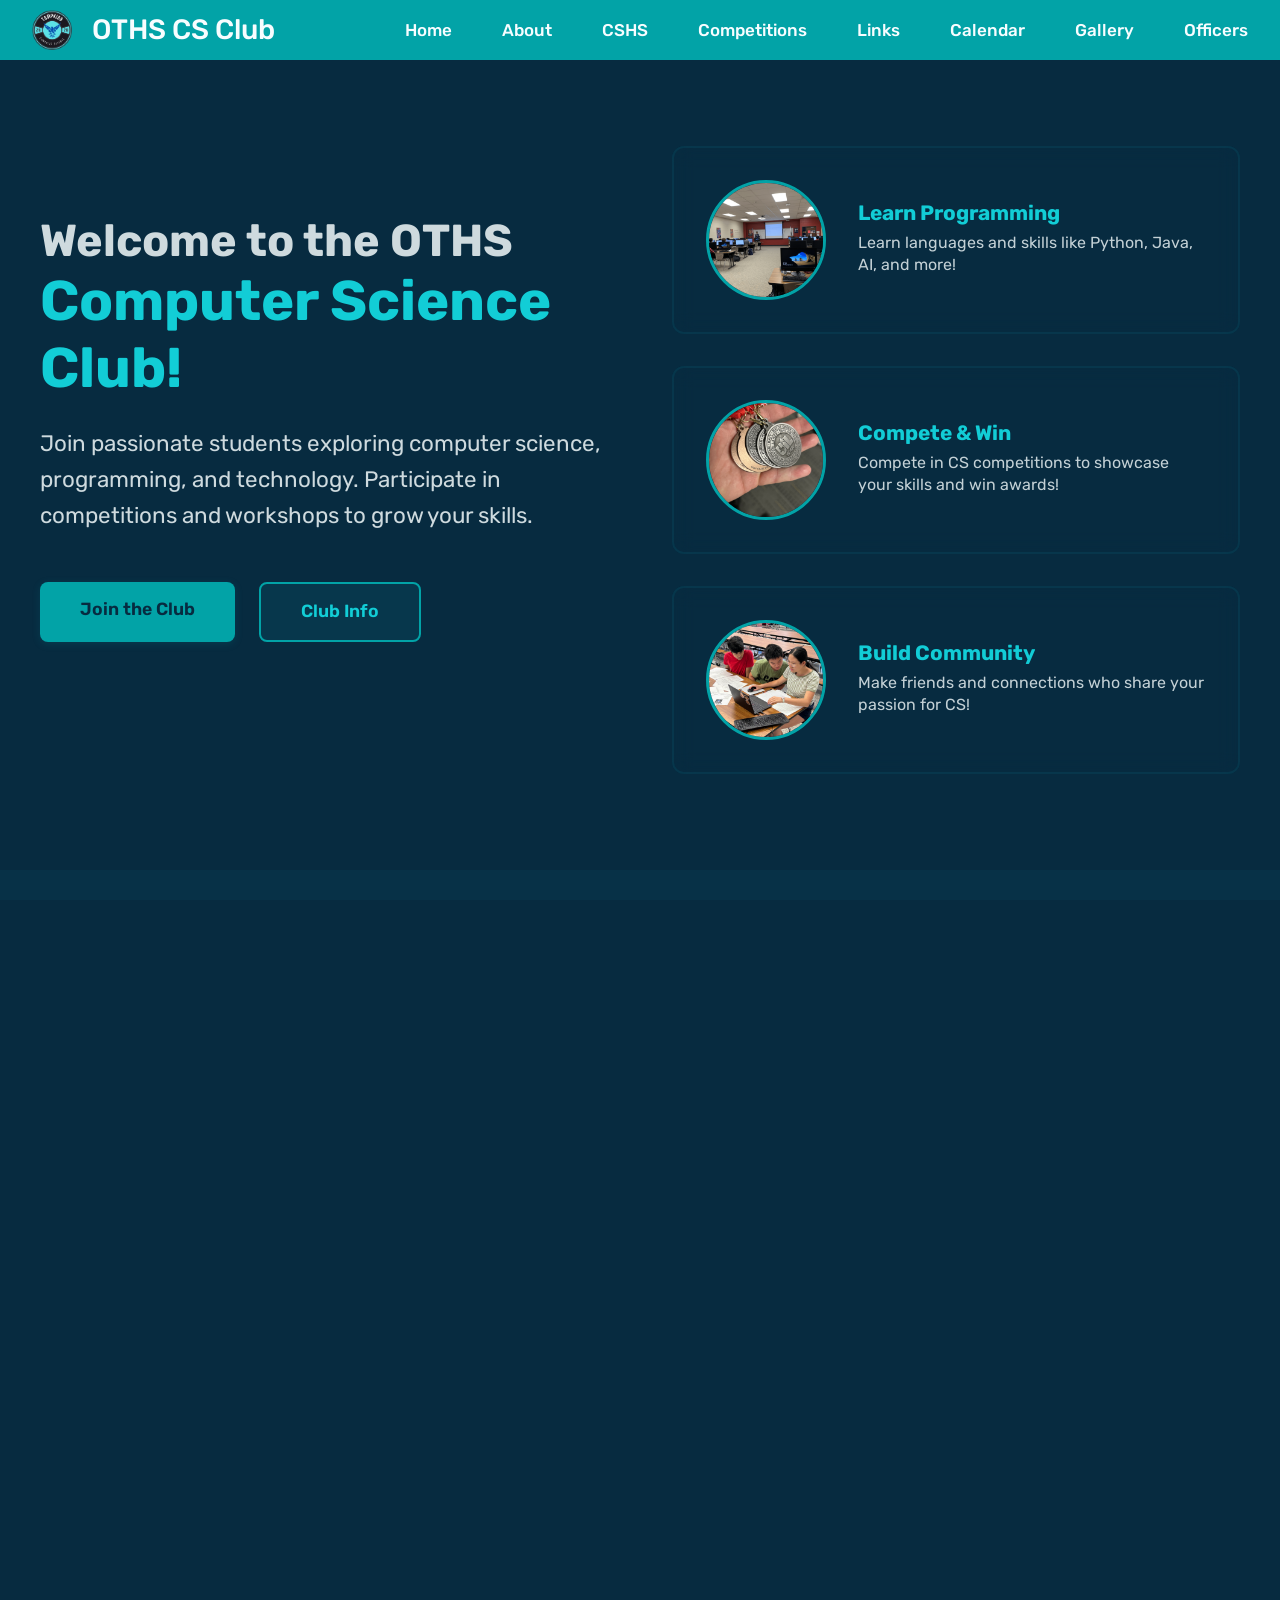
<file: index.html>
<html lang="en">
<head>
    <meta charset="UTF-8">
    <meta name="viewport" content="width=device-width, initial-scale=1.0">

    <!-- title and icon -->
    <title>Home</title>
    <link rel="icon" href="assets/logo.png" type="image/png">

    <!-- font -->
    <link rel="preconnect" href="https://fonts.googleapis.com">
    <link rel="preconnect" href="https://fonts.gstatic.com" crossorigin>
    <link href="https://fonts.googleapis.com/css2?family=Rubik:ital,wght@0,300..900;1,300..900&display=swap" rel="stylesheet">
   
    <!-- icons -->
    <link rel="stylesheet" href="https://cdnjs.cloudflare.com/ajax/libs/font-awesome/6.4.2/css/all.min.css">
   
    <!-- styles -->
    <link rel="stylesheet" href="./css/global.css">
    <link rel="stylesheet" href="./css/header.css">
    <link rel="stylesheet" href="./css/footer.css">
    <link rel="stylesheet" href="./css/home.css">
</head>
<body>
    <header>
        <div class="navbar">
          <a href="./index.html" class="logo-link">
            <img src="assets/logo.png" alt="CS Club Logo" class="logo">
            <h1>OTHS CS Club</h1>
          </a>
          <nav>
            <a href="./index.html">Home</a>
            <a href="./about.html">About</a>
            <a href="./cshs.html">CSHS</a>
            <a href="./competitions.html">Competitions</a>
            <a href="./links.html">Links</a>
            <a href="./calendar.html">Calendar</a>
            <a href="./gallery.html">Gallery</a>
            <a href="./officers.html">Officers</a>
          </nav>
        </div>
      </header>
      <div class="header-spacer"></div>

        <!-- Hero Section -->
        <section class="hero">
          <div class="hero-container">
              <div class="hero-content">
                  <h1 class="hero-title">
                      <span class="hero-title-white">Welcome to the OTHS</span><br>
                      <span class="hero-title-emphasis">Computer Science Club!</span>
                  </h1>
                  <p class="hero-subtitle">Join passionate students exploring computer science, programming, and technology. Participate in competitions and workshops to grow your skills.</p>
                  
                  <div class="hero-buttons">
                      <a href="https://discord.gg/HbxARPDsxN" class="btn-primary" target="_blank" rel="noopener noreferrer">Join the Club</a>
                      <a href="./about.html" class="btn-secondary">Club Info</a>
                  </div>
    
                  <!-- <div class="hero-stats">
                      <div class="stat">
                          <span class="stat-number">75+</span>
                          <span class="stat-label">Active Members</span>
                      </div>
                      <div class="stat">
                          <span class="stat-number">20+</span>
                          <span class="stat-label">Workshops Hosted</span>
                      </div>
                      <div class="stat">
                          <span class="stat-number">10+</span>
                          <span class="stat-label">Competitions Won</span>
                      </div>
                  </div> -->
              </div>
    
              <div class="hero-visual">
                <a href="about.html#classes-workshops"> 
                  <div class="photo-container">
                      <!-- <img src="https://images.unsplash.com/photo-1516321318423-f06f85e504b3?ixlib=rb-4.0.3&ixid=M3wxMjA3fDB8MHxwaG90by1wYWdlfHx8fGVufDB8fHx8fA%3D%3D&auto=format&fit=crop&w=1000&q=80" alt="Students coding together" class="hero-photo"> -->
                      <img src="assets/homepage/DavidTeaching.png" alt="Students coding together" class="hero-photo">
                      <div class="photo-content">
                          <div class="photo-title">Learn Programming</div>
                          <div class="photo-desc">Learn languages and skills like Python, Java, AI, and more!</div>
                      </div>
                  </div>
                </a>
                <a href="about.html#cp"> 
                  <div class="photo-container">
                      <!-- <img src="https://images.unsplash.com/photo-1559028006-448665bd7c7f?ixlib=rb-4.0.3&ixid=M3wxMjA3fDB8MHxwaG90by1wYWdlfHx8fGVufDB8fHx8fA%3D%3D&auto=format&fit=crop&w=1000&q=80" alt="Team celebrating victory" class="hero-photo"> -->
                      <img src="assets/homepage/medals.jpg" alt="Students coding together" class="hero-photo">
                      <div class="photo-content">
                          <div class="photo-title">Compete & Win</div>
                          <div class="photo-desc">Compete in CS competitions to showcase your skills and win awards!</div>
                      </div>
                  </div>
                </a>
                <a href="about.html#monthly-events"> 
                  <div class="photo-container">
                      <!-- <img src="https://images.unsplash.com/photo-1522202176988-66273c2fd55f?ixlib=rb-4.0.3&ixid=M3wxMjA3fDB8MHxwaG90by1wYWdlfHx8fGVufDB8fHx8fA%3D%3D&auto=format&fit=crop&w=1000&q=80" alt="Students collaborating" class="hero-photo"> -->
                      <img src="assets/homepage/community.jpg" alt="Students coding together" class="hero-photo">
                      <div class="photo-content">
                          <div class="photo-title">Build Community</div>
                          <div class="photo-desc">Make friends and connections who share your passion for CS!</div>
                      </div>
                  </div>
                </a>
              </div>
          </div>
      </section>
    
      <!-- Join Club Section -->
      <section id="join" class="section-full join-team-centered section-alternate">
          <div class="join-team-container">
              <div class="join-team-icon">
                  <i class="fa-solid fa-laptop-code"></i>
              </div>
              <h2 class="join-team-title">Join the Club</h2>
              <p class="join-team-desc">Become part of a community of students passionate about computer science. Whether you're a beginner or experienced coder, there's a place for you here!</p>
              
              <div class="join-team-features">
                  <div class="join-team-feature">
                      <i class="fa-solid fa-graduation-cap"></i>
                      <span>Learn from experienced students</span>
                  </div>
                  <div class="join-team-feature">
                      <i class="fa-solid fa-laptop"></i>    
                      <span>Get help in CS classes</span>
                  </div>
                  <div class="join-team-feature">
                      <i class="fa-solid fa-trophy"></i>  
                      <span>Participate in competitions</span>
                  </div>
                  <div class="join-team-feature">
                      <i class="fa-solid fa-medal"></i>  
                      <span>Gain recognition</span>
                  </div>
              </div>
              
              <a href="https://discord.gg/HbxARPDsxN" class="join-team-button" target="_blank" rel="noopener noreferrer">Join Now</a>
          </div>
      </section>
    
      <!-- Events Section -->
      <section id="events" class="section-full">
          <div class="section-container">
              <div class="section-content">
                  <h2 class="section-title">Upcoming Events</h2>
                  <p class="section-desc">Stay updated with our classes, competitions, and events. We regularly host events to enhance your programming skills and expand your knowledge.</p>
                  <div class="section-features">
                      <div class="feature-item">Weekly coding workshops</div>
                      <div class="feature-item">Monthly meetings</div>
                      <div class="feature-item">Competitions</div>
                      <div class="feature-item">Competition training</div>
                  </div>
                  <div class="button-container">
                    <a href="calendar.html" class="section-button">View Calendar</a>
                </div>
              </div>
              <div class="section-visual">
                  <div class="visual-card">
                      <div class="visual-icon">
                          <i class="fa-solid fa-calendar"></i>
                      </div>
                      <div class="visual-title">Stay Updated</div>
                      <div class="visual-desc">Never miss an event</div>
                  </div>
              </div>
          </div>
      </section>

      <!-- Achievements Section -->
<section id="achievements" class="section-full section-alternate">
    <div class="achievements-container">
        <!-- Left side - Alumni Success -->
        <div class="achievements-left">
            <h2 class="section-title">Alumni Success</h2>
            <p class="section-desc">Our club members have gone on to achieve incredible success at top universities.</p>
            

            <div class="universities-showcase">
                <h4>Where Our Members Go:</h4>
                <div class="university-tags">
                    <span class="university-tag">MIT</span>
                    <span class="university-tag">Cornell</span>
                    <span class="university-tag">UPenn</span>
                    <span class="university-tag">Carnegie Mellon</span>
                    <span class="university-tag">Georgia Tech</span>
                    <span class="university-tag">UT Austin</span>
                    <span class="university-tag">Rice University</span>
                    <span class="university-tag">Purdue</span>
                    <span class="university-tag">And More!</span>
                </div>
            </div>
        </div>

        <!-- Right side - Club Achievements -->
        <div class="achievements-right">
            <h2 class="achievements-title">Club Achievements</h2>
            <ul class="achievement-list">
                <li>
                    <i class="fas fa-trophy"></i>
                    <span>Many high-ranking USACO competitors</span>
                </li>
                <li>
                    <i class="fas fa-medal"></i>
                    <span>Qualified for State UIL CS</span>
                </li>
                <li>
                    <i class="fas fa-code"></i>
                    <span>Top placements at CodeWars and other contests</span>
                </li>
            </ul>
        </div>
    </div>
</section>

      <footer class="footer">
        <div class="footer-container">
            <div class="footer-content">
                <!-- Club Info -->
                <div class="footer-section">
                    <h3>OTHS CS Club</h3>
                    <p>Join passionate students exploring computer science, programming, and technology.</p>
                    <div class="footer-logo">
                        <img src="assets/logo.png" alt="CS Club Logo" class="footer-logo-img">
                    </div>
                </div>

                <!-- Quick Links -->
                <div class="footer-section">
                    <h4>Quick Links</h4>
                    <ul class="footer-links">
                        <li><a href="./index.html">Home</a></li>
                        <li><a href="./about.html">About</a></li>
                        <li><a href="./calendar.html">Calendar</a></li>
                        <li><a href="./links.html">Links</a></li>
                        <li><a href="./cshs.html">CSHS</a></li>
                        <li><a href="./officers.html">Officers</a></li>
                    </ul>
                </div>

                <!-- Contact -->
                <div class="footer-section">
                    <h4>Socials</h4>
                    <div class="footer-social">
                        <a href="mailto:compscioths@gmail.com" target="_blank" class="social-link">
                            <i class="fas fa-envelope"></i>
                            <span>compscioths@gmail.com</span>
                        </a>
                        <a href="https://www.instagram.com/tompkins_cs?utm_source=ig_web_button_share_sheet&igsh=ZDNlZDc0MzIxNw==" target="_blank" class="social-link">
                            <i class="fab fa-instagram"></i>
                            <span>@tompkins_cs</span>
                        </a>
                        <a href="https://www.remind.com/join/othscs26" target="_blank" class="social-link">
                            <i class="fas fa-bell"></i>
                            <span>@othscs26</span>
                        </a>
                        <a href="https://discord.gg/HbxARPDsxN" target="_blank" class="social-link">
                            <i class="fab fa-discord"></i>
                            <span>Discord</span>
                        </a>
                    </div>
                </div>
            </div>
            

            <!-- Copyright -->
            <div class="footer-bottom">
                <div class="footer-divider"></div>
                <p>&copy; 2025 OTHS Computer Science Club. All rights reserved.</p>
                <p>Made by Zoe Xue, Nathan Yan, Yujin Cho</p>
            </div>
        </div>
    </footer>


</body>
</html>
</file>
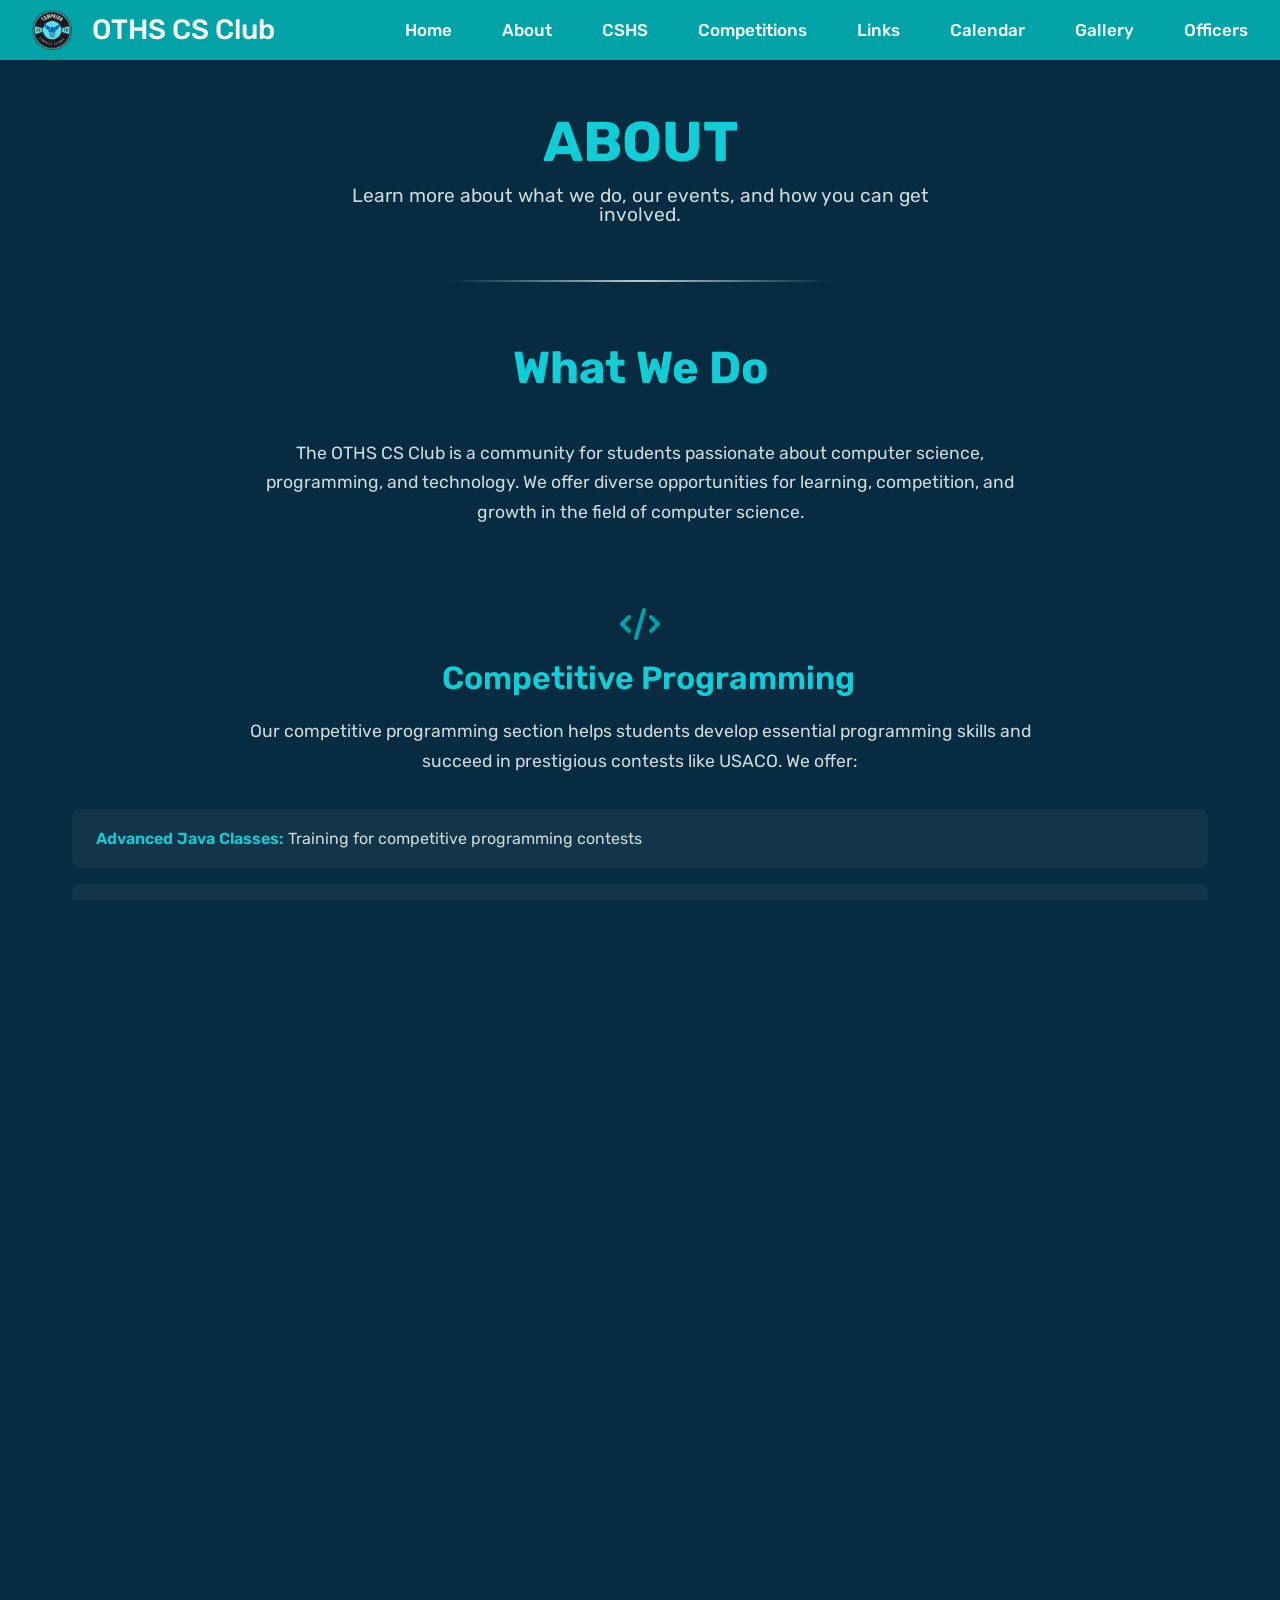
<file: about.html>
<html lang="en">
<head>
    <meta charset="UTF-8">
    <meta name="viewport" content="width=device-width, initial-scale=1.0">

    <!-- title and icon -->
    <title>About the Club</title>
    <link rel="icon" href="assets/logo.png" type="image/png">

    <!-- font -->
    <link rel="preconnect" href="https://fonts.googleapis.com">
    <link rel="preconnect" href="https://fonts.gstatic.com" crossorigin>
    <link href="https://fonts.googleapis.com/css2?family=Rubik:ital,wght@0,300..900;1,300..900&display=swap" rel="stylesheet">
   
    <!-- icons -->
    <link rel="stylesheet" href="https://cdnjs.cloudflare.com/ajax/libs/font-awesome/6.4.2/css/all.min.css">

    <!-- styles -->
    <link rel="stylesheet" href="./css/global.css">
    <link rel="stylesheet" href="./css/header.css">
    <link rel="stylesheet" href="./css/footer.css">
    <link rel="stylesheet" href="./css/about.css">
</head>
<body>
    <header>
        <div class="navbar">
          <a href="./index.html" class="logo-link">
            <img src="assets/logo.png" alt="CS Club Logo" class="logo">
            <h1>OTHS CS Club</h1>
          </a>
          <nav>
            <a href="./index.html">Home</a>
            <a href="./about.html">About</a>
            <a href="./cshs.html">CSHS</a>
            <a href="./competitions.html">Competitions</a>
            <a href="./links.html">Links</a>
            <a href="./calendar.html">Calendar</a>
            <a href="./gallery.html">Gallery</a>
            <a href="./officers.html">Officers</a>
          </nav>
        </div>
      </header>
      <div class="header-spacer"></div>
      

    <main class="main-content">
      <!-- Hero Section -->
      <section class="hero-section">
          <div class="hero-container">
              <h1 class="hero-title">ABOUT</h1>
              <p class="hero-subtitle">Learn more about what we do, our events, and how you can get involved.</p>
          </div>
      </section>

      <hr class="hero-divider">

      <!-- What We Do Section -->
      <section class="about-section">
          <h1>What We Do</h1>
          <p>The OTHS CS Club is a community for students passionate about computer science, programming, and technology. We offer diverse opportunities for learning, competition, and growth in the field of computer science.</p>
          
          <div class="about-heading">
            <i class="fa-solid fa-code"></i>
            <h2 id="cp">Competitive Programming</h2>
          </div>
          <p>Our competitive programming section helps students develop essential programming skills and succeed in prestigious contests like USACO. We offer:</p>
          <ul>
              <li><strong>Advanced Java Classes:</strong> Training for competitive programming contests</li>
              <li><strong>Local UIL Competitions:</strong> Participating in contests at Seven Lakes, Taylor, Clements, Cy Woods, and other schools</li>
              <li><strong>Club Practice Contests:</strong> After-school practice sessions to sharpen skills</li>
              <li><strong>Online Contests:</strong> USACO, Codeforces, and other platform competitions</li>
              <li><strong>Other Competitions:</strong> CodeQuest, CodeWars, and regional contests</li>
          </ul>

          <div class="about-heading">
            <i class="fa-solid fa-chalkboard-user"></i>
            <h2 id="classes-workshops">Classes & Workshops</h2>
          </div>
          <p>We provide structured learning opportunities for students at all skill levels:</p>
          <ul>
              <li><strong>Intro to Java (Mondays):</strong> Teaching Java from the basics, covering all AP CSA materials</li>
              <li><strong>Advanced Java (Mondays):</strong> Competitive programming focused, developing essential skills</li>
              <li><strong>Machine Learning Classes:</strong> In collaboration with AI Club, exploring the growing field of AI/ML</li>
              <li><strong>Seasonal Bootcamps:</strong> Python programming, MIT Battlecode, and other specialized topics</li>
          </ul>

          <div class="about-heading">
            <i class="fa-solid fa-laptop-code"></i>
            <h2>UIL Computer Science</h2>
          </div>
          <p>UIL preparation and competitions featuring:</p>
          <ul>
              <li><strong>Local Open UIL Competitions:</strong> Open to all members — includes contests hosted at Seven Lakes, Taylor, Clements, Cy Woods, and more</li>
              <li><strong>Advanced UIL Competitions:</strong> Includes invitationals, districts, regionals, and state — limited spots based on tryouts and performance</li>
              <li><strong>Written Test Practice:</strong> Regular practice with UIL-style questions</li>
              <li><strong>Team Tryouts:</strong> Competitive selection process for UIL teams</li>
              <li><strong>Progress Tracking:</strong> Monitored improvement and performance analysis</li>
              <li><strong>Equal Opportunity:</strong> Everyone gets a chance to participate and improve</li>
              <li><strong>Gain Recognition:</strong> Great opportunity to earn high-level awards</li>
          </ul>

          <div class="about-heading">
            <i class="fa-solid fa-robot"></i>
            <h2>AI & Machine Learning</h2>
          </div>
          <p>Exploring the field of artificial intelligence through:</p>
          <ul>
              <li><strong>AI Club Collaboration:</strong> Joint classes and lectures on ML concepts</li>
              <li><strong>Hands-on Projects:</strong> Potential for developing cool AI applications</li>
              <li><strong>Industry Insights:</strong> Learning about real-world AI applications and career paths</li>
          </ul>

          <div class="about-heading">
            <i class="fa-solid fa-book"></i>
            <h2>Tutorials</h2>
          </div>
          <p>Every Tuesday after school, officers and senior members provide tutoring support for:</p>
          <ul>
              <li>AP CSP (Computer Science Principles)</li>
              <li>AP CSA (Computer Science A)</li>
              <li>CS 1</li>
              <li>CS 2</li>
              <li>KAP CS 3 (Data Structures)</li>
              <li>And potentially more courses as needed!</li>
          </ul>

          <div class="about-heading">
            <i class="fa-solid fa-calendar-days"></i>
            <h2 id="monthly-events">Monthly Meetings & Events</h2>
          </div>
          <p>From August to May, we host monthly meetings featuring:</p>
          <ul>
              <li><strong>Event Information:</strong> Updates on upcoming activities and competitions</li>
              <li><strong>Mock Contests:</strong> Fun, optional practice competitions</li>
              <li><strong>Food & Community:</strong> Pizza and other refreshments to build connections</li>
              <li><strong>Guest Speakers:</strong> Industry professionals and alumni sharing insights</li>
          </ul>

          <div class="about-heading">
            <i class="fa-solid fa-award"></i>
            <h2 id="recognition-awards">Recognition & Awards</h2>
          </div>
          <p>We recognize outstanding through our awards system:</p>
          <ul>
              <li><strong>Novice Member of the Year:</strong> Points-based award for new programmers</li>
              <li><strong>Advanced Member of the Year:</strong> Points-based award for experienced members</li>
              <li><strong>Senior Award:</strong> Recognizing 4-year dedication to the club</li>
              <li><strong>Rookie of the Year:</strong> Best performance in first year</li>
              <li><strong>Most Improved Member:</strong> Greatest growth and improvement</li>
          </ul>

          <div class="about-heading">
            <i class="fa-solid fa-chart-line"></i>
            <h2>Point System</h2>
          </div>
          <p>Our year-long point tracker system encourages consistent participation:</p>
          <ul>
              <li>Earn points for all club-related activities</li>
              <li>Demonstrate commitment and engagement</li>
              <li>Boost chances for officer positions</li>
              <li>Track progress throughout the year</li>
              <li>Qualify for Computer Science Honor Society (100+ points required)</li>
          </ul>
      </section>
    </main>

    <footer class="footer">
        <div class="footer-container">
            <div class="footer-content">
                <!-- Club Info -->
                <div class="footer-section">
                    <h3>OTHS CS Club</h3>
                    <p>Join passionate students exploring computer science, programming, and technology.</p>
                    <div class="footer-logo">
                        <img src="assets/logo.png" alt="CS Club Logo" class="footer-logo-img">
                    </div>
                </div>

                <!-- Quick Links -->
                <div class="footer-section">
                    <h4>Quick Links</h4>
                    <ul class="footer-links">
                        <li><a href="./index.html">Home</a></li>
                        <li><a href="./about.html">About</a></li>
                        <li><a href="./calendar.html">Calendar</a></li>
                        <li><a href="./links.html">Links</a></li>
                        <li><a href="./cshs.html">CSHS</a></li>
                        <li><a href="./officers.html">Officers</a></li>
                    </ul>
                </div>

                <!-- Contact -->
                <div class="footer-section">
                    <h4>Socials</h4>
                    <div class="footer-social">
                        <a href="mailto:compscioths@gmail.com" target="_blank" class="social-link">
                            <i class="fas fa-envelope"></i>
                            <span>compscioths@gmail.com</span>
                        </a>
                        <a href="https://www.instagram.com/tompkins_cs?utm_source=ig_web_button_share_sheet&igsh=ZDNlZDc0MzIxNw==" target="_blank" class="social-link">
                            <i class="fab fa-instagram"></i>
                            <span>@tompkins_cs</span>
                        </a>
                        <a href="https://www.remind.com/join/othscs26" target="_blank" class="social-link">
                            <i class="fas fa-bell"></i>
                            <span>@othscs26</span>
                        </a>
                        <a href="https://discord.gg/HbxARPDsxN" target="_blank" class="social-link">
                            <i class="fab fa-discord"></i>
                            <span>Discord</span>
                        </a>
                    </div>
                </div>
            </div>

            <!-- Copyright -->
            <div class="footer-bottom">
                <div class="footer-divider"></div>
                <p>&copy; 2025 OTHS Computer Science Club. All rights reserved.</p>
                <p>Made by Zoe Xue, Nathan Yan, Yujin Cho</p>
            </div>
        </div>
    </footer>
  
</body>
</html>
</file>
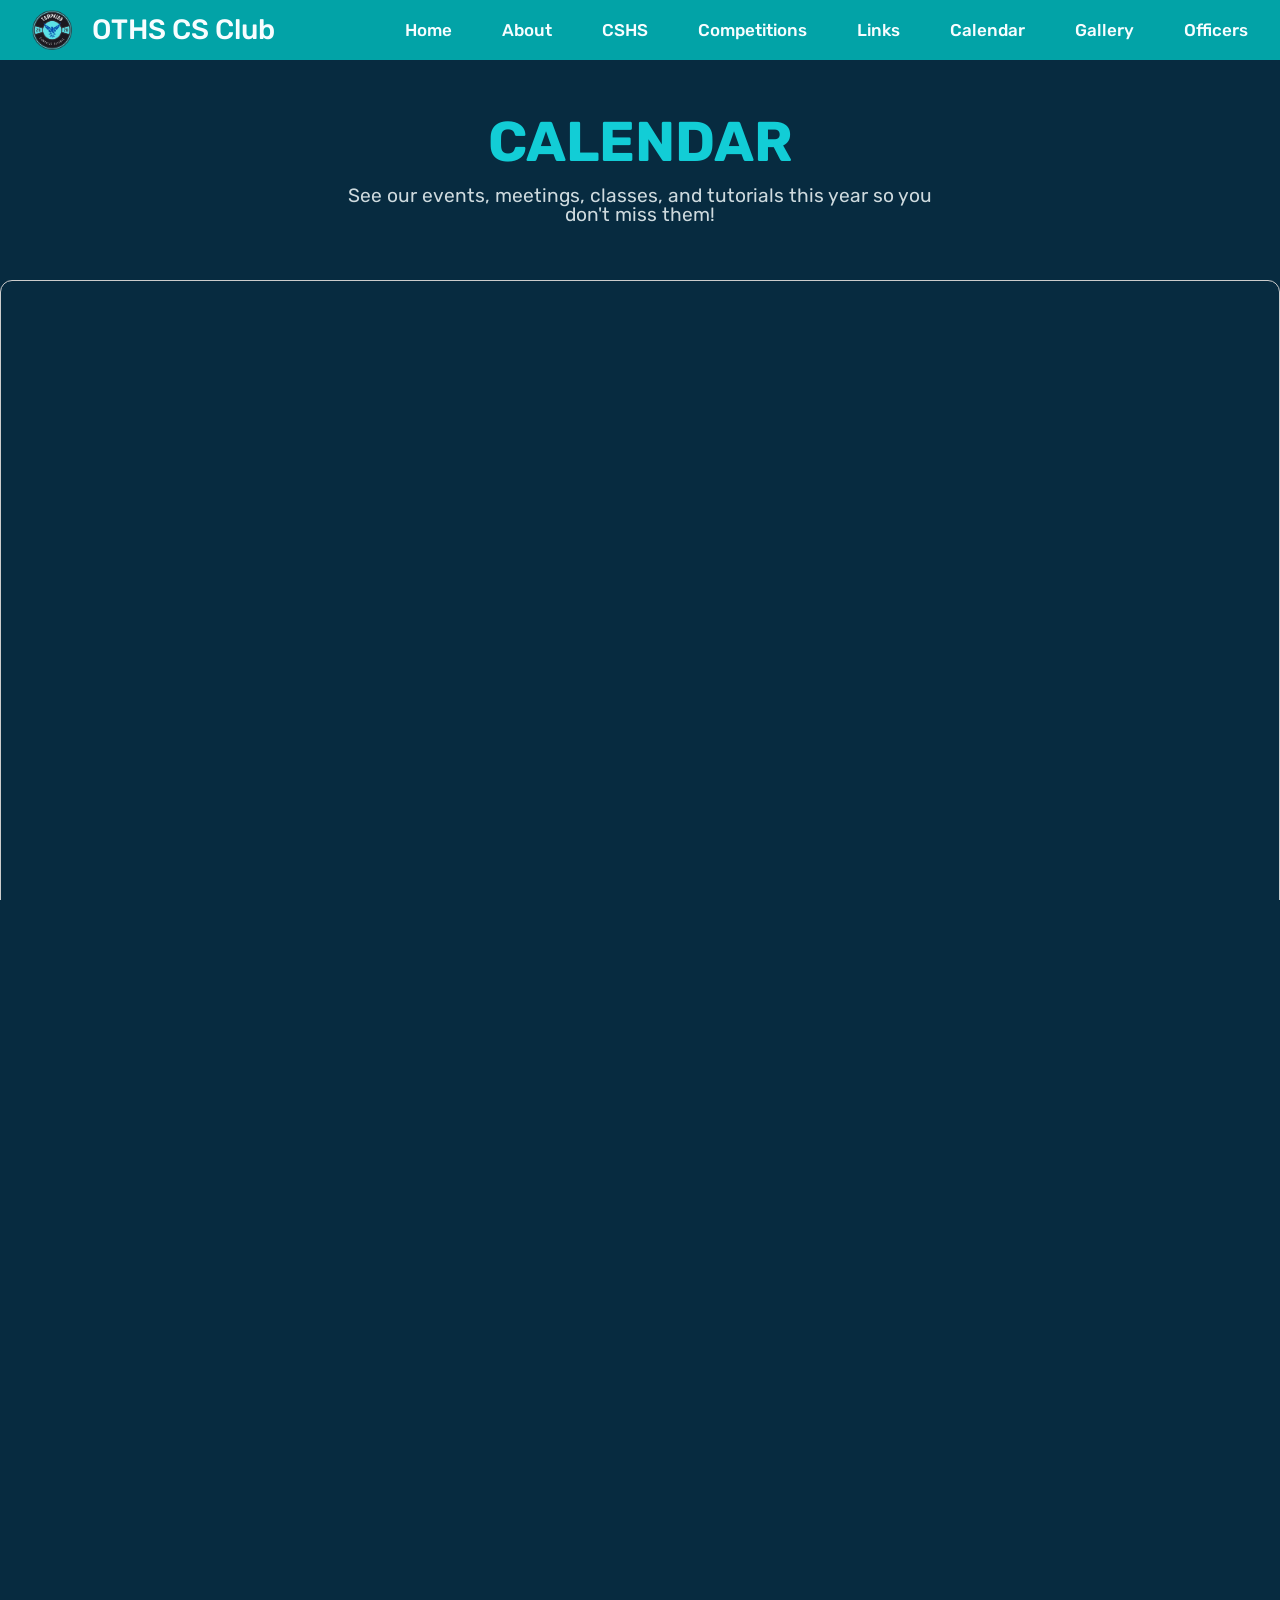
<file: calendar.html>
<html lang="en">
<head>
    <meta charset="UTF-8">
    <meta name="viewport" content="width=device-width, initial-scale=1.0">

    <!-- title and icon -->
    <title>Calendar</title>
    <link rel="icon" href="assets/logo.png" type="image/png">

    <!-- font -->
    <link rel="preconnect" href="https://fonts.googleapis.com">
    <link rel="preconnect" href="https://fonts.gstatic.com" crossorigin>
    <link href="https://fonts.googleapis.com/css2?family=Rubik:ital,wght@0,300..900;1,300..900&display=swap" rel="stylesheet">
   
    <!-- icons -->
    <link rel="stylesheet" href="https://cdnjs.cloudflare.com/ajax/libs/font-awesome/6.4.2/css/all.min.css">
    
    <!-- styles -->
    <link rel="stylesheet" href="./css/global.css">
    <link rel="stylesheet" href="./css/header.css">
    <link rel="stylesheet" href="./css/footer.css">
    <link rel="stylesheet" href="./css/calendar.css">
</head>
<body>
    <header>
        <div class="navbar">
          <a href="./index.html" class="logo-link">
            <img src="assets/logo.png" alt="CS Club Logo" class="logo">
            <h1>OTHS CS Club</h1>
          </a>
          <nav>
            <a href="./index.html">Home</a>
            <a href="./about.html">About</a>
            <a href="./cshs.html">CSHS</a>
            <a href="./competitions.html">Competitions</a>
            <a href="./links.html">Links</a>
            <a href="./calendar.html">Calendar</a>
            <a href="./gallery.html">Gallery</a>
            <a href="./officers.html">Officers</a>
          </nav>
        </div>
      </header>
      <div class="header-spacer"></div>

    <main class="main-content">
      <!-- Hero Section -->
      <section class="hero-section">
          <div class="hero-container">
              <h1 class="hero-title">CALENDAR</h1>
              <p class="hero-subtitle">See our events, meetings, classes, and tutorials this year so you don't miss them!</p>
          </div>
      </section>

      <!--Note: we used Teamup over alternatives like Google Calendar because it allows you to have multiple sub-calendars without making actual sub-calendars. Google Calendar on the other hand doesn't allow multiple colors in iframe for some stupid reason.-->
      <iframe src="https://teamup.com/ksdhkqdg5pf7o5fkpa?tz=Calendar%20default&showProfileAndInfo=0&showSidepanel=1&showViewHeader=1&showAgendaDetails=0&showDateControls=1&showDateRange=1" style="width: 100%; height:900px; border: 1px solid #cccccc" loading="lazy" frameborder="0"></iframe>

    </main>

 <footer class="footer">
        <div class="footer-container">
            <div class="footer-content">
                <!-- Club Info -->
                <div class="footer-section">
                    <h3>OTHS CS Club</h3>
                    <p>Join passionate students exploring computer science, programming, and technology.</p>
                    <div class="footer-logo">
                        <img src="assets/logo.png" alt="CS Club Logo" class="footer-logo-img">
                    </div>
                </div>

                <!-- Quick Links -->
                <div class="footer-section">
                    <h4>Quick Links</h4>
                    <ul class="footer-links">
                        <li><a href="./index.html">Home</a></li>
                        <li><a href="./about.html">About</a></li>
                        <li><a href="./calendar.html">Calendar</a></li>
                        <li><a href="./links.html">Links</a></li>
                        <li><a href="./cshs.html">CSHS</a></li>
                        <li><a href="./officers.html">Officers</a></li>
                    </ul>
                </div>

                <!-- Contact -->
                <div class="footer-section">
                    <h4>Socials</h4>
                    <div class="footer-social">
                        <a href="mailto:compscioths@gmail.com" target="_blank" class="social-link">
                            <i class="fas fa-envelope"></i>
                            <span>compscioths@gmail.com</span>
                        </a>
                        <a href="https://www.instagram.com/tompkins_cs?utm_source=ig_web_button_share_sheet&igsh=ZDNlZDc0MzIxNw==" target="_blank" class="social-link">
                            <i class="fab fa-instagram"></i>
                            <span>@tompkins_cs</span>
                        </a>
                        <a href="https://www.remind.com/join/othscs26" target="_blank" class="social-link">
                            <i class="fas fa-bell"></i>
                            <span>@othscs26</span>
                        </a>
                        <a href="https://discord.gg/HbxARPDsxN" target="_blank" class="social-link">
                            <i class="fab fa-discord"></i>
                            <span>Discord</span>
                        </a>
                    </div>
                </div>
            </div>

            <!-- Copyright -->
            <div class="footer-bottom">
                <div class="footer-divider"></div>
                <p>&copy; 2025 OTHS Computer Science Club. All rights reserved.</p>
                <p>Made by Zoe Xue, Nathan Yan, Yujin Cho</p>
            </div>
        </div>
    </footer>

</body>
</html>
</file>
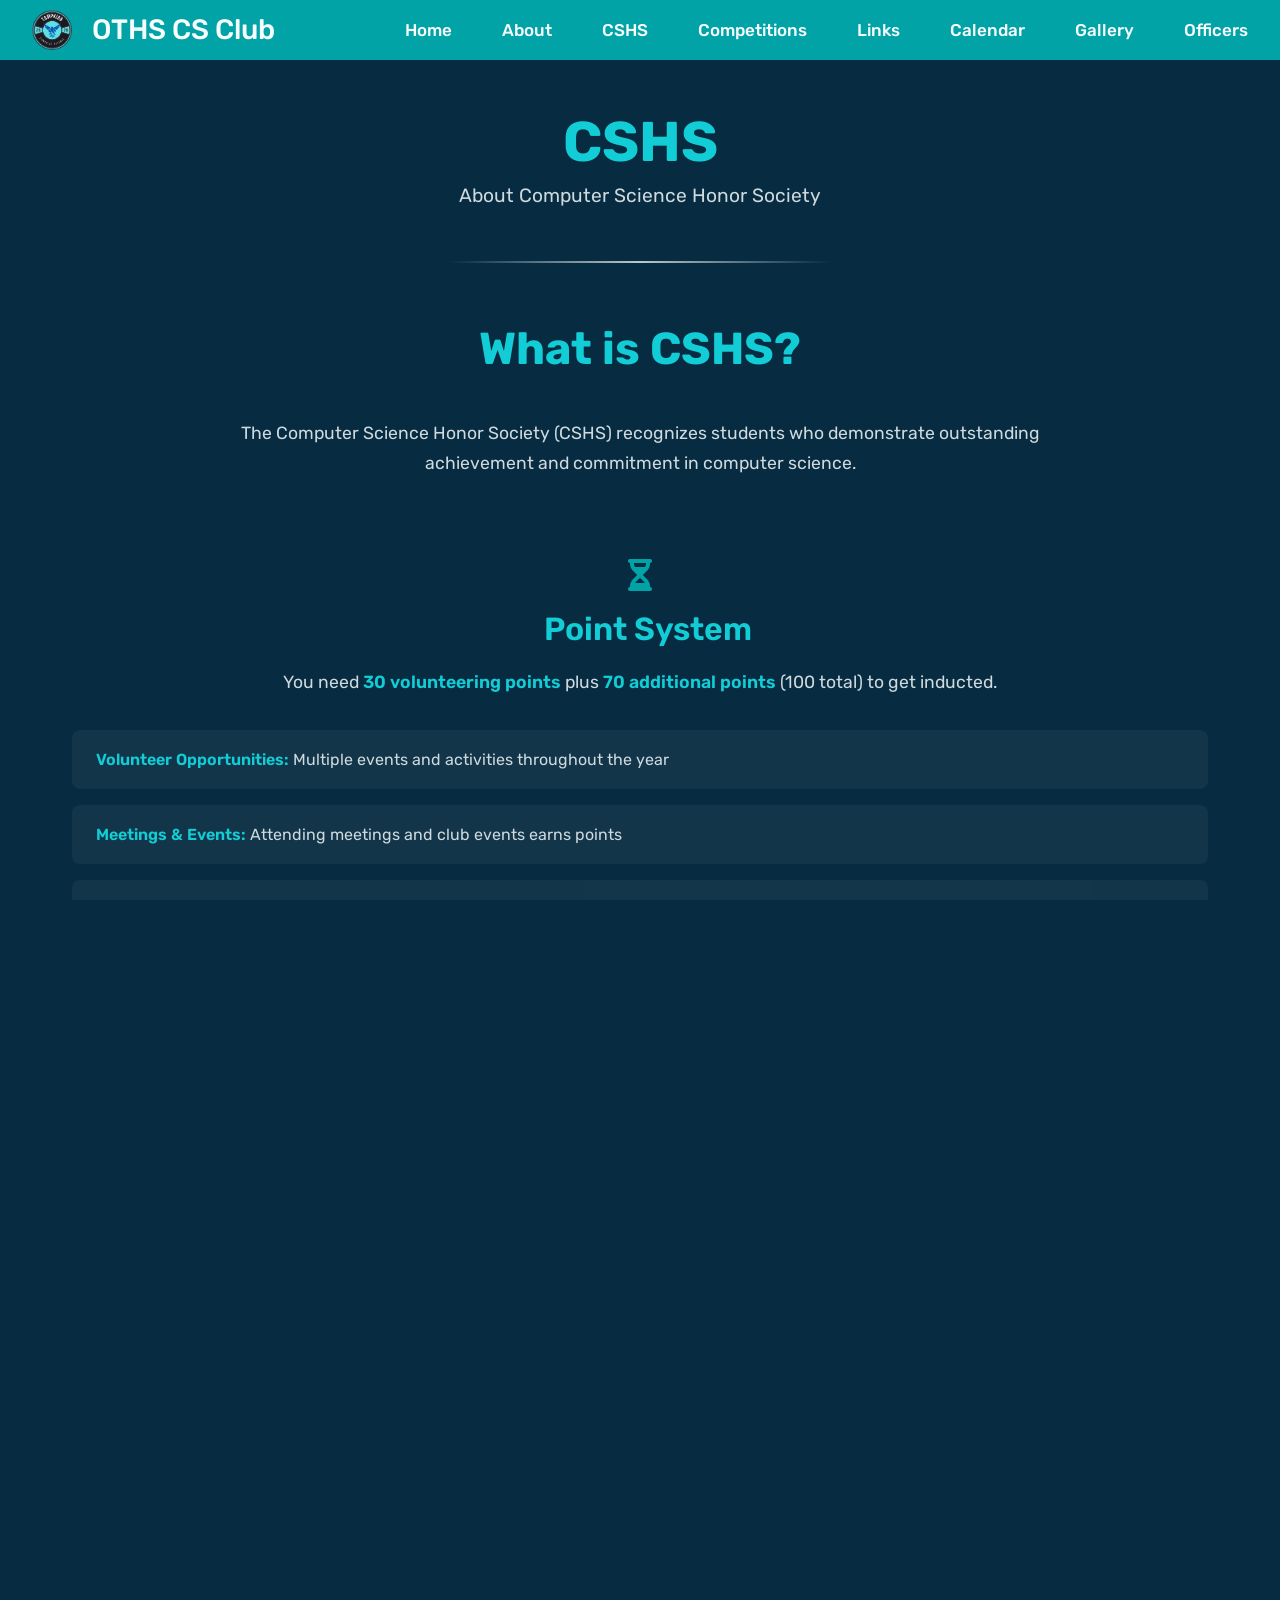
<file: cshs.html>
<html lang="en">
<head>
    <meta charset="UTF-8">
    <meta name="viewport" content="width=device-width, initial-scale=1.0">

    <!-- title and icon -->
    <title>CSHS</title>
    <link rel="icon" href="assets/logo.png" type="image/png">

    <!-- font -->
    <link rel="preconnect" href="https://fonts.googleapis.com">
    <link rel="preconnect" href="https://fonts.gstatic.com" crossorigin>
    <link href="https://fonts.googleapis.com/css2?family=Rubik:ital,wght@0,300..900;1,300..900&display=swap" rel="stylesheet">
   
    <!-- icons -->
    <link rel="stylesheet" href="https://cdnjs.cloudflare.com/ajax/libs/font-awesome/6.4.2/css/all.min.css">

    <!-- styles -->
    <link rel="stylesheet" href="./css/global.css">
    <link rel="stylesheet" href="./css/header.css">
    <link rel="stylesheet" href="./css/footer.css">
    <link rel="stylesheet" href="./css/cshs.css">
</head>
<body>
    <header>
        <div class="navbar">
          <a href="./index.html" class="logo-link">
            <img src="assets/logo.png" alt="CS Club Logo" class="logo">
            <h1>OTHS CS Club</h1>
          </a>
          <nav>
            <a href="./index.html">Home</a>
            <a href="./about.html">About</a>
            <a href="./cshs.html">CSHS</a>
            <a href="./competitions.html">Competitions</a>
            <a href="./links.html">Links</a>
            <a href="./calendar.html">Calendar</a>
            <a href="./gallery.html">Gallery</a>
            <a href="./officers.html">Officers</a>
          </nav>
        </div>
      </header>
      <div class="header-spacer"></div>

    <main class="main-content">
      <!-- Hero Section -->
      <section class="hero-section">
          <div class="hero-container">
              <h1 class="hero-title">CSHS</h1>
              <p class="hero-subtitle">About Computer Science Honor Society</p>
          </div>
      </section>

      <hr class="hero-divider">

      <!-- CSHS Info Section -->
      <section class="about-section">
          <h1>What is CSHS?</h1>
          <p>
            The Computer Science Honor Society (CSHS) recognizes students who demonstrate outstanding achievement and commitment in computer science. 
          </p>

          <div class="about-heading">
            <i class="fa-solid fa-hourglass-half"></i>
            <h2>Point System</h2>
          </div>
          <p>
            <!-- CSHS is both hours and points based.
            <br>
            <strong>Every hour</strong> of approved volunteering or CS-related activity earns <strong>5 points</strong>.
            <br> -->
            You need <strong>30 volunteering points</strong> plus <strong>70 additional points</strong> (100 total) to get inducted.
          </p>
          <ul>
              <li><strong>Volunteer Opportunities:</strong> Multiple events and activities throughout the year</li>
              <li><strong>Meetings & Events:</strong> Attending meetings and club events earns points</li>
              <li><strong>Competitions:</strong> Participation in CS competitions can earn points</li>
              <li><strong>Workshops & Tutoring:</strong> Helping or attending workshops and tutoring sessions</li>
          </ul>

          <div class="about-heading">
            <i class="fa-solid fa-graduation-cap"></i>
            <h2>Induction & Graduation</h2>
          </div>
          <p>
            When you are inducted into the Tompkins CSHS chapter, you will receive a <strong>cord at graduation</strong> (if you are a senior).
          </p>
          <ul>
              <li><strong>Induction Requirements:</strong> 6 hours (30 points) + 70 additional points (100 total)</li>
              <li><strong>Graduation Cord:</strong> Awarded to inducted seniors</li>
          </ul>

          <div class="about-heading">
            <i class="fa-solid fa-globe"></i>
            <h2>CSHS Official Website</h2>
          </div>
          <p>
            For more information, visit the 
            <a href="https://csteachers.org/cshs/" target="_blank" style="color:#02a3a7;font-weight:600;">CSHS Official Website</a>.
          </p>
      </section>
    </main>

    <footer class="footer">
        <div class="footer-container">
            <div class="footer-content">
                <!-- Club Info -->
                <div class="footer-section">
                    <h3>OTHS CS Club</h3>
                    <p>Join passionate students exploring computer science, programming, and technology.</p>
                    <div class="footer-logo">
                        <img src="assets/logo.png" alt="CS Club Logo" class="footer-logo-img">
                    </div>
                </div>

                <!-- Quick Links -->
                <div class="footer-section">
                    <h4>Quick Links</h4>
                    <ul class="footer-links">
                        <li><a href="./index.html">Home</a></li>
                        <li><a href="./about.html">About</a></li>
                        <li><a href="./calendar.html">Calendar</a></li>
                        <li><a href="./links.html">Links</a></li>
                        <li><a href="./cshs.html">CSHS</a></li>
                        <li><a href="./officers.html">Officers</a></li>
                    </ul>
                </div>

                <!-- Contact -->
                <div class="footer-section">
                    <h4>Socials</h4>
                    <div class="footer-social">
                        <a href="mailto:compscioths@gmail.com" target="_blank" class="social-link">
                            <i class="fas fa-envelope"></i>
                            <span>compscioths@gmail.com</span>
                        </a>
                        <a href="https://www.instagram.com/tompkins_cs?utm_source=ig_web_button_share_sheet&igsh=ZDNlZDc0MzIxNw==" target="_blank" class="social-link">
                            <i class="fab fa-instagram"></i>
                            <span>@tompkins_cs</span>
                        </a>
                        <a href="https://www.remind.com/join/othscs26" target="_blank" class="social-link">
                            <i class="fas fa-bell"></i>
                            <span>@othscs26</span>
                        </a>
                        <a href="https://discord.gg/HbxARPDsxN" target="_blank" class="social-link">
                            <i class="fab fa-discord"></i>
                            <span>Discord</span>
                        </a>
                    </div>
                </div>
            </div>

            <!-- Copyright -->
            <div class="footer-bottom">
                <div class="footer-divider"></div>
                <p>&copy; 2025 OTHS Computer Science Club. All rights reserved.</p>
                <p>Made by Zoe Xue, Nathan Yan, Yujin Cho</p>
            </div>
        </div>
    </footer>


</body>
</html>
</file>
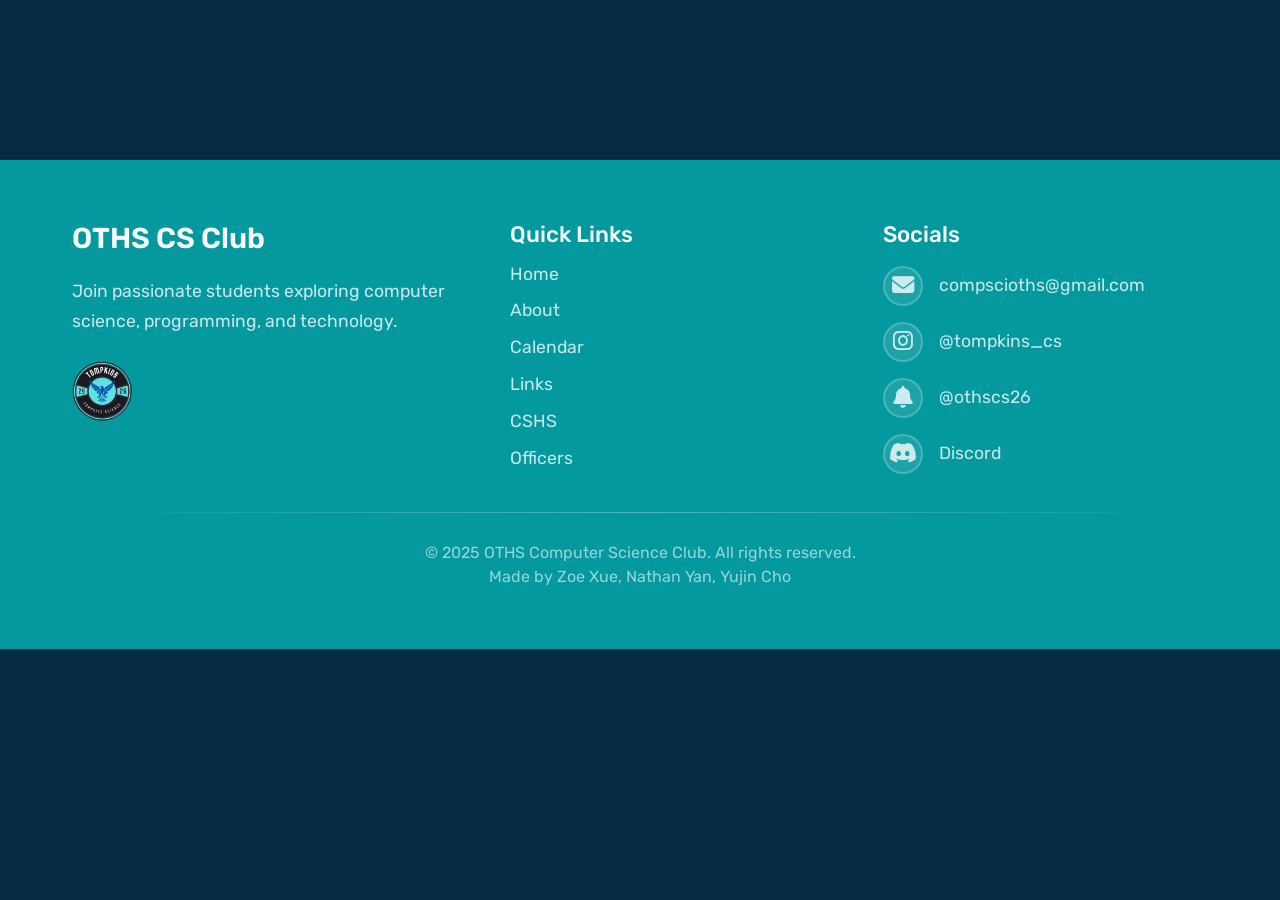
<file: footer.html>
<html lang="en">
<head>
    <meta charset="UTF-8">
    <meta name="viewport" content="width=device-width, initial-scale=1.0">

    <!-- title and icon -->
    <title>Footer</title>
    <link rel="icon" href="assets/logo.png" type="image/png">

    <!-- font -->
    <link rel="preconnect" href="https://fonts.googleapis.com">
    <link rel="preconnect" href="https://fonts.gstatic.com" crossorigin>
    <link href="https://fonts.googleapis.com/css2?family=Rubik:ital,wght@0,300..900;1,300..900&display=swap" rel="stylesheet">
   
    <!-- icons -->
    <link rel="stylesheet" href="https://cdnjs.cloudflare.com/ajax/libs/font-awesome/6.4.2/css/all.min.css">

    <!-- styles -->
    <link rel="stylesheet" href="./css/global.css">
    <link rel="stylesheet" href="./css/footer.css">
</head>
<body>
    <footer class="footer">
        <div class="footer-container">
            <div class="footer-content">
                <!-- Club Info -->
                <div class="footer-section">
                    <h3>OTHS CS Club</h3>
                    <p>Join passionate students exploring computer science, programming, and technology.</p>
                    <div class="footer-logo">
                        <img src="assets/logo.png" alt="CS Club Logo" class="footer-logo-img">
                    </div>
                </div>

                <!-- Quick Links -->
                <div class="footer-section">
                    <h4>Quick Links</h4>
                    <ul class="footer-links">
                        <li><a href="./index.html">Home</a></li>
                        <li><a href="./about.html">About</a></li>
                        <li><a href="./calendar.html">Calendar</a></li>
                        <li><a href="./links.html">Links</a></li>
                        <li><a href="./cshs.html">CSHS</a></li>
                        <li><a href="./officers.html">Officers</a></li>
                    </ul>
                </div>

                <!-- Contact -->
                <div class="footer-section">
                    <h4>Socials</h4>
                    <div class="footer-social">
                        <a href="mailto:compscioths@gmail.com" target="_blank" class="social-link">
                            <i class="fas fa-envelope"></i>
                            <span>compscioths@gmail.com</span>
                        </a>
                        <a href="https://www.instagram.com/tompkins_cs?utm_source=ig_web_button_share_sheet&igsh=ZDNlZDc0MzIxNw==" target="_blank" class="social-link">
                            <i class="fab fa-instagram"></i>
                            <span>@tompkins_cs</span>
                        </a>
                        <a href="https://www.remind.com/join/othscs26" target="_blank" class="social-link">
                            <i class="fas fa-bell"></i>
                            <span>@othscs26</span>
                        </a>
                        <a href="https://discord.gg/HbxARPDsxN" target="_blank" class="social-link">
                            <i class="fab fa-discord"></i>
                            <span>Discord</span>
                        </a>
                    </div>
                </div>
            </div>

            <!-- Copyright -->
            <div class="footer-bottom">
                <div class="footer-divider"></div>
                <p>&copy; 2025 OTHS Computer Science Club. All rights reserved.</p>
                <p>Made by Zoe Xue, Nathan Yan, Yujin Cho</p>
            </div>
        </div>
    </footer>
</body>
</html>
</file>
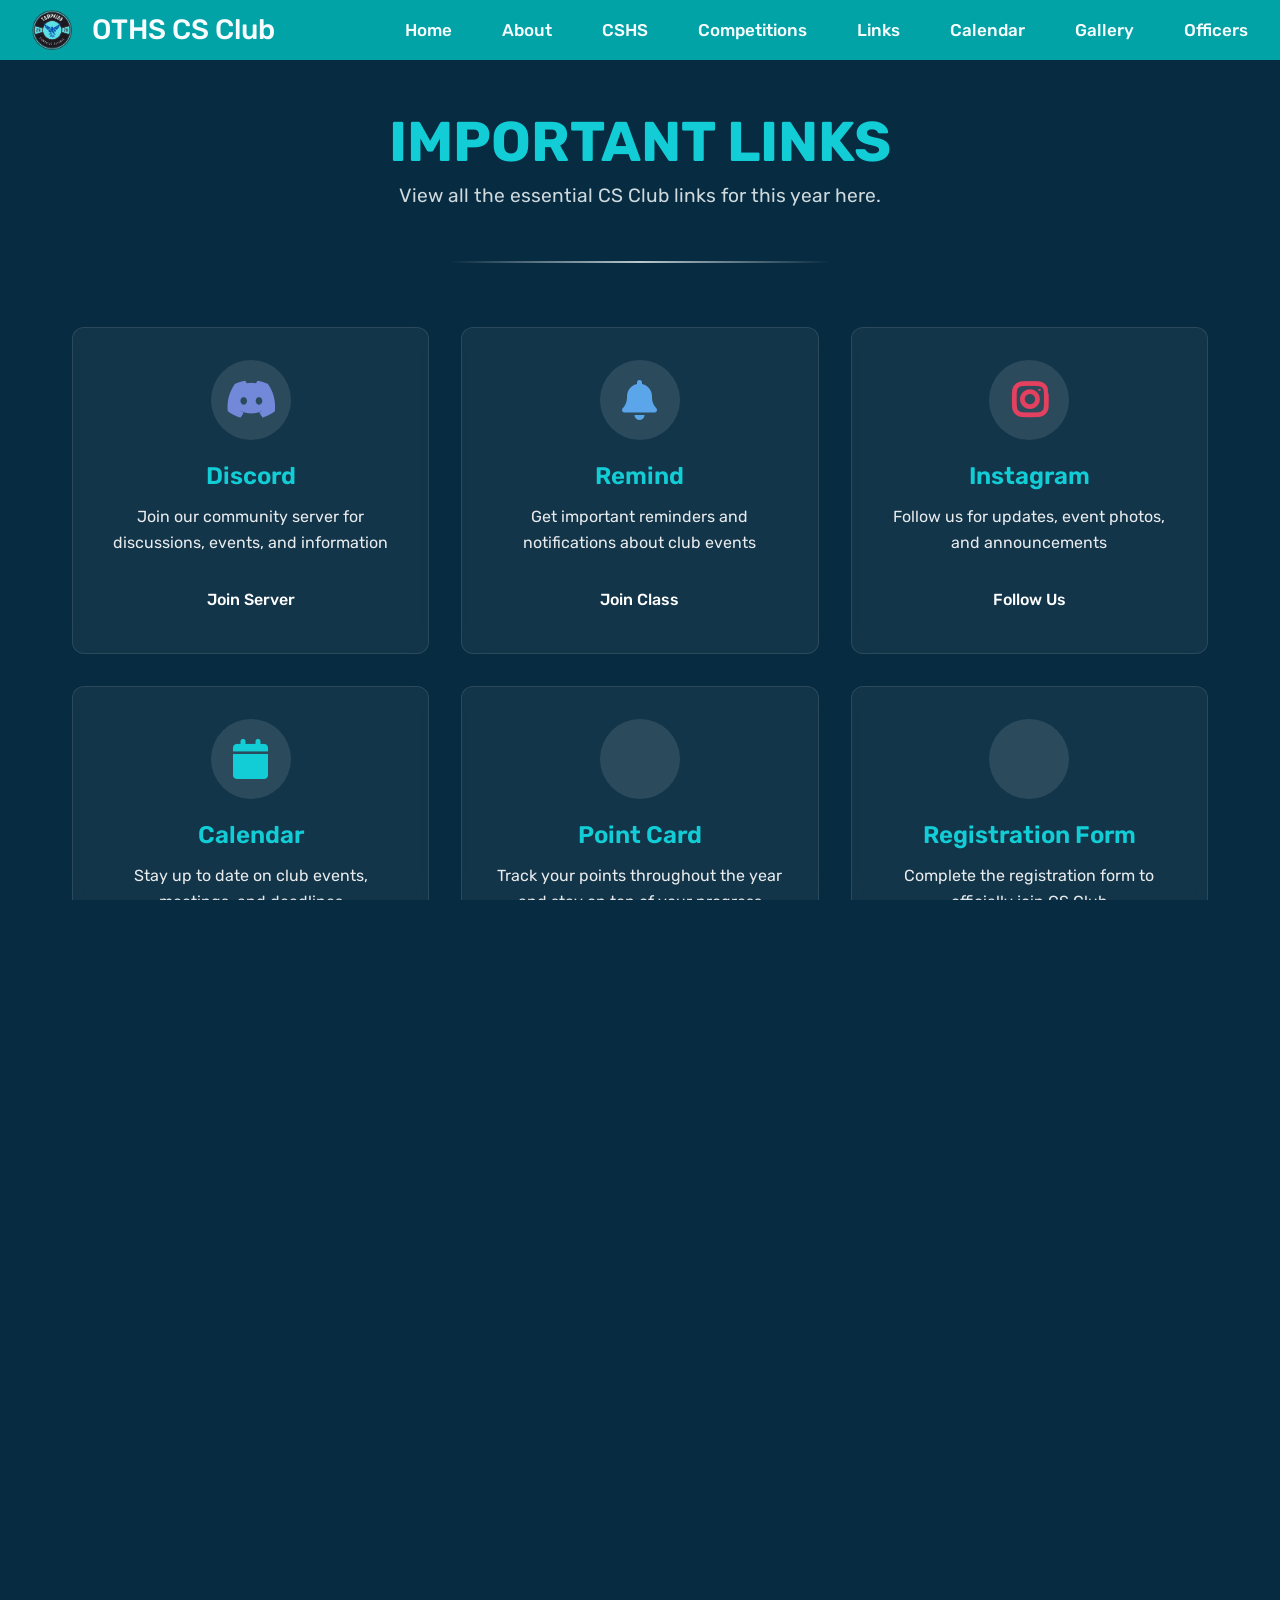
<file: links.html>
<html lang="en">
<head>
    <meta charset="UTF-8">
    <meta name="viewport" content="width=device-width, initial-scale=1.0">

    <!-- title and icon -->
    <title>Important Links</title>
    <link rel="icon" href="assets/logo.png" type="image/png">

    <!-- font -->
    <link rel="preconnect" href="https://fonts.googleapis.com">
    <link rel="preconnect" href="https://fonts.gstatic.com" crossorigin>
    <link href="https://fonts.googleapis.com/css2?family=Rubik:ital,wght@0,300..900;1,300..900&display=swap" rel="stylesheet">

    <!-- Font Awesome -->
    <link rel="stylesheet" href="https://cdnjs.cloudflare.com/ajax/libs/font-awesome/6.5.0/css/all.min.css">
    
    <!-- styles -->
    <link rel="stylesheet" href="./css/global.css">
    <link rel="stylesheet" href="./css/header.css">
    <link rel="stylesheet" href="./css/footer.css">
    <link rel="stylesheet" href="./css/links.css">
</head>
<body>
    <header>
        <div class="navbar">
          <a href="./index.html" class="logo-link">
            <img src="assets/logo.png" alt="CS Club Logo" class="logo">
            <h1>OTHS CS Club</h1>
          </a>
          <nav>
            <a href="./index.html">Home</a>
            <a href="./about.html">About</a>
            <a href="./cshs.html">CSHS</a>
            <a href="./competitions.html">Competitions</a>
            <a href="./links.html">Links</a>
            <a href="./calendar.html">Calendar</a>
            <a href="./gallery.html">Gallery</a>
            <a href="./officers.html">Officers</a>
          </nav>
        </div>
      </header>
      <div class="header-spacer"></div>
     


    <main class="main-content">
      <!-- Hero Section -->
      <section class="hero-section">
        <div class="hero-container">
          <h1 class="hero-title">IMPORTANT LINKS</h1>
          <p class="hero-subtitle">View all the essential CS Club links for this year here.</p>
        </div>
      </section>

       <hr class="hero-divider">

      <!-- Links Section -->
      <section class="links-section">
        <div class="links-container">

          <div class="link-card">
            <div class="link-icon">
              <i class="fa-brands fa-discord" aria-hidden="true"></i>
            </div>
            <h3>Discord</h3>
            <p>Join our community server for discussions, events, and information</p>
            <a href="https://discord.gg/HbxARPDsxN" target="_blank" class="link-button">Join Server</a>
          </div>

          <div class="link-card">
            <div class="link-icon">
              <i class="fa-solid fa-bell" aria-hidden="true"></i>
            </div>
            <h3>Remind</h3>
            <p>Get important reminders and notifications about club events</p>
            <a href="https://www.remind.com/join/othscs27" target="_blank" class="link-button">Join Class</a>
          </div>

          <div class="link-card">
            <div class="link-icon">
              <i class="fa-brands fa-instagram" aria-hidden="true"></i>
            </div>
            <h3>Instagram</h3>
            <p>Follow us for updates, event photos, and announcements</p>
            <a href="https://www.instagram.com/tompkins_cs?utm_source=ig_web_button_share_sheet&igsh=ZDNlZDc0MzIxNw==" target="_blank" class="link-button">Follow Us</a>
          </div>

          <div class="link-card">
            <div class="link-icon">
              <i class="fa-solid fa-calendar" aria-hidden="true"></i>
            </div>
            <h3>Calendar</h3>
            <p>Stay up to date on club events, meetings, and deadlines</p>
            <a href="https://teamup.com/ksdhkqdg5pf7o5fkpa" target="_blank" class="link-button">View Calendar</a>
          </div>

          <div class="link-card">
            <div class="link-icon">
              <i class="fa-clipboard-list" aria-hidden="true"></i>
            </div>
            <h3>Point Card</h3>
            <p>Track your points throughout the year and stay on top of your progress</p>
            <a href="https://docs.google.com/spreadsheets/d/1KFxloadiOagFKnG4ammhtzixs_-6sJVNCiDzV0EKbns/edit?usp=sharing" target="_blank" class="link-button">View Point Card</a>
          </div>

          
<!-- DONT DELETE THIS THIS IS CONTEST FORMS TO SWITCH OUT AFTER REGISTRATION FORM -->
          

          <div class="link-card">
            <div class="link-icon">
              <i class="fa-user" aria-hidden="true"></i>
            </div>
            <h3>Registration Form</h3>
            <p>Complete the registration form to officially join CS Club</p>
            <a href="https://forms.gle/dfx1jq5kFcdwfwsv7" target="_blank" class="link-button">View Form</a>
          </div>

          <div class="link-card">
            <div class="link-icon">
              <i class="fa-file-lines" aria-hidden="true"></i>
            </div>
            <h3>Contest Forms</h3>
            <p>View and submit forms for upcoming contests</p>
            <a href="https://drive.google.com/file/d/1K0Hg-E3b-wQgC2p4mzE3Uuai0WVeFJEY/view?usp=drivesdk" target="_blank" class="link-button">View Forms</a>
          </div>

          <!-- <div class="link-card">
            <div class="link-icon">
              <i class="fa-solid fa-chart-line" aria-hidden="true"></i>
            </div>
            <h3>UIL MCQ Tracker</h3>
            <p>View your progress on UIL Written MCQ practice and competition tests!</p>
            <a href="https://docs.google.com/spreadsheets/d/1oMNFsCHZhFmJgv878DQoa7jVabBlqjCVyJXwoK4Zarg/edit?usp=sharing" target="_blank" class="link-button">View Sheet</a>
          </div> -->
        </div>
      </section>
    </main>

    <footer class="footer">
        <div class="footer-container">
            <div class="footer-content">
                <!-- Club Info -->
                <div class="footer-section">
                    <h3>OTHS CS Club</h3>
                    <p>Join passionate students exploring computer science, programming, and technology.</p>
                    <div class="footer-logo">
                        <img src="assets/logo.png" alt="CS Club Logo" class="footer-logo-img">
                    </div>
                </div>

                <!-- Quick Links -->
                <div class="footer-section">
                    <h4>Quick Links</h4>
                    <ul class="footer-links">
                        <li><a href="./index.html">Home</a></li>
                        <li><a href="./about.html">About</a></li>
                        <li><a href="./calendar.html">Calendar</a></li>
                        <li><a href="./links.html">Links</a></li>
                        <li><a href="./cshs.html">CSHS</a></li>
                        <li><a href="./officers.html">Officers</a></li>
                    </ul>
                </div>

                <!-- Contact -->
                <div class="footer-section">
                    <h4>Socials</h4>
                    <div class="footer-social">
                        <a href="mailto:compscioths@gmail.com" target="_blank" class="social-link">
                            <i class="fas fa-envelope"></i>
                            <span>compscioths@gmail.com</span>
                        </a>
                        <a href="https://www.instagram.com/tompkins_cs?utm_source=ig_web_button_share_sheet&igsh=ZDNlZDc0MzIxNw==" target="_blank" class="social-link">
                            <i class="fab fa-instagram"></i>
                            <span>@tompkins_cs</span>
                        </a>
                        <a href="https://www.remind.com/join/othscs26" target="_blank" class="social-link">
                            <i class="fas fa-bell"></i>
                            <span>@othscs26</span>
                        </a>
                        <a href="https://discord.gg/HbxARPDsxN" target="_blank" class="social-link">
                            <i class="fab fa-discord"></i>
                            <span>Discord</span>
                        </a>
                    </div>
                </div>
            </div>

            <!-- Copyright -->
            <div class="footer-bottom">
                <div class="footer-divider"></div>
                <p>&copy; 2025 OTHS Computer Science Club. All rights reserved.</p>
                <p>Made by Zoe Xue, Nathan Yan, Yujin Cho</p>
            </div>
        </div>
    </footer>

</body>
</html>
</file>
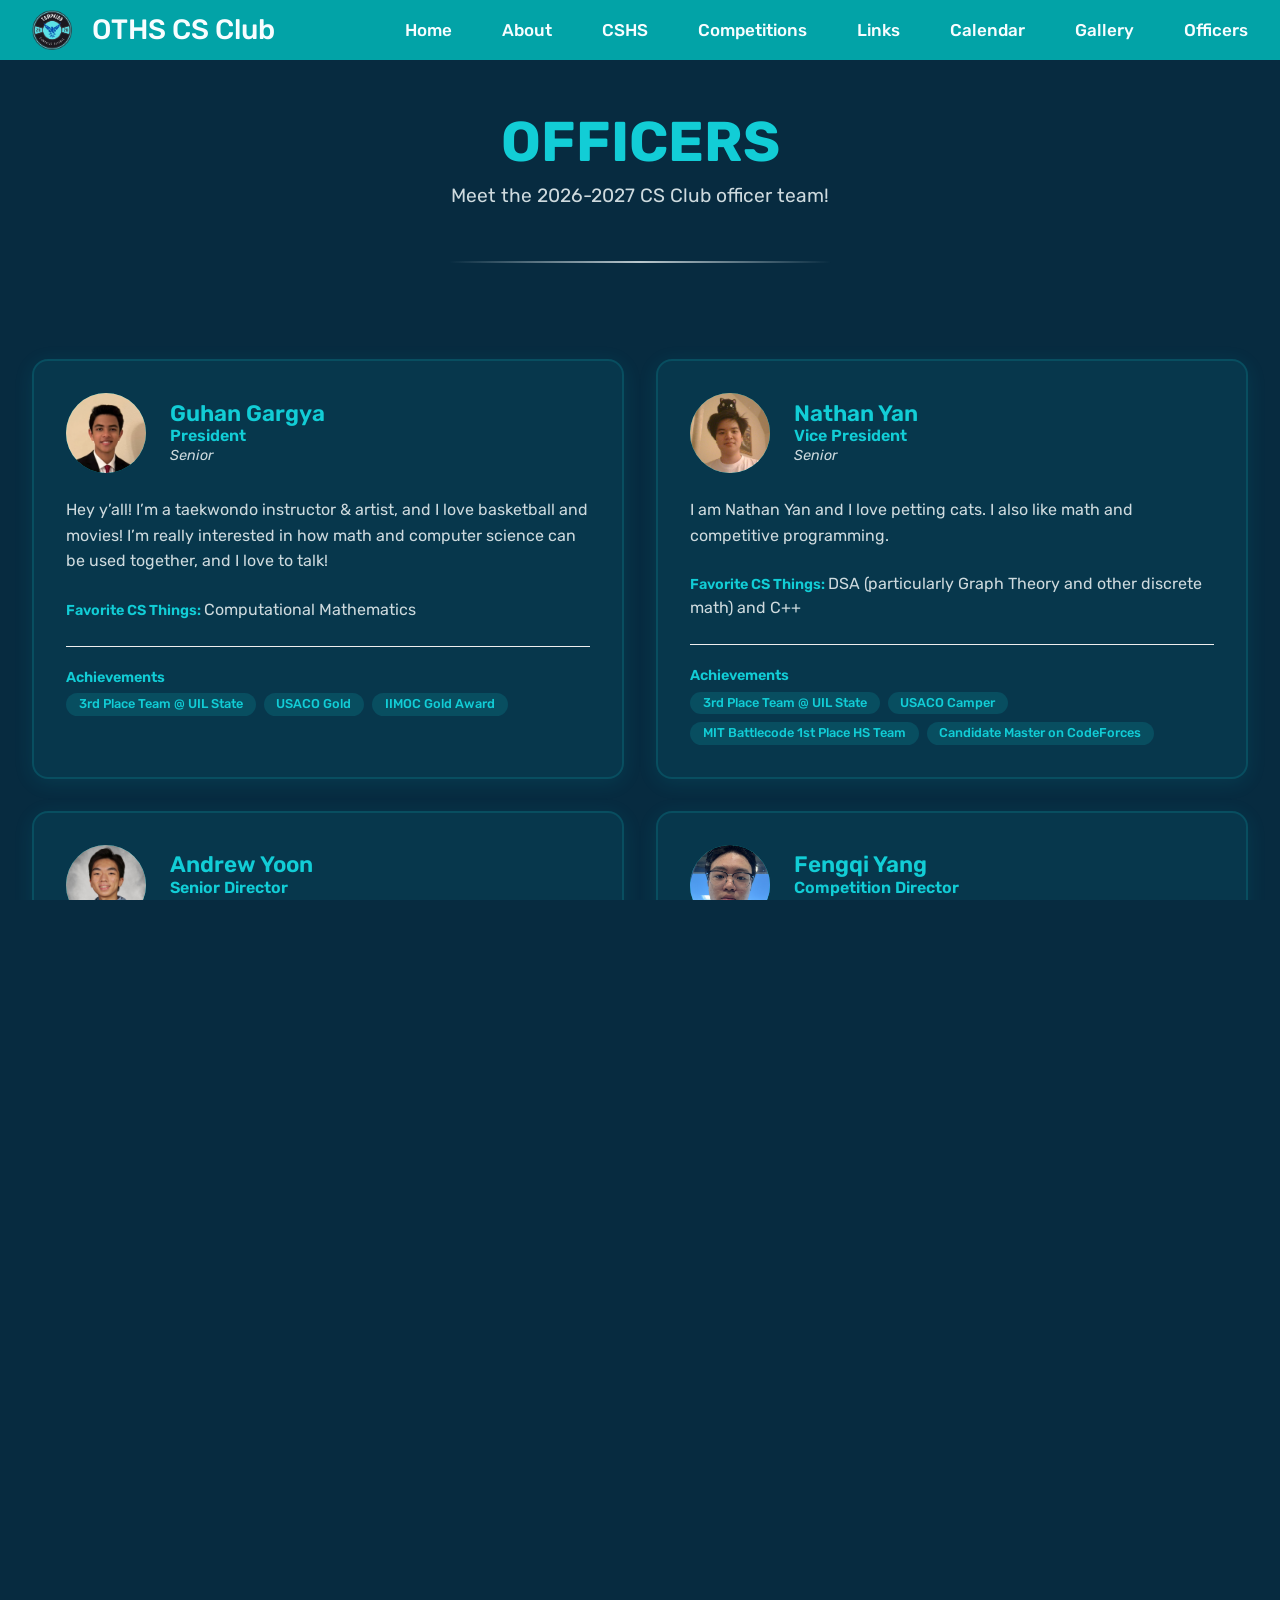
<file: officers.html>
<html lang="en">
<head>
    <meta charset="UTF-8">
    <meta name="viewport" content="width=device-width, initial-scale=1.0">

    <!-- title and icon -->
    <title>Officer Team</title>
    <link rel="icon" href="assets/logo.png" type="image/png">

    <!-- font -->
    <link rel="preconnect" href="https://fonts.googleapis.com">
    <link rel="preconnect" href="https://fonts.gstatic.com" crossorigin>
    <link href="https://fonts.googleapis.com/css2?family=Rubik:ital,wght@0,300..900;1,300..900&display=swap" rel="stylesheet">
   
    <!-- icons -->
    <link rel="stylesheet" href="https://cdnjs.cloudflare.com/ajax/libs/font-awesome/6.4.2/css/all.min.css">
    
    <!-- styles -->
    <link rel="stylesheet" href="./css/global.css">
    <link rel="stylesheet" href="./css/header.css">
    <link rel="stylesheet" href="./css/footer.css">
    <link rel="stylesheet" href="./css/officers.css">
</head>
<body>
    <header>
        <div class="navbar">
          <a href="./index.html" class="logo-link">
            <img src="assets/logo.png" alt="CS Club Logo" class="logo">
            <h1>OTHS CS Club</h1>
          </a>
          <nav>
            <a href="./index.html">Home</a>
            <a href="./about.html">About</a>
            <a href="./cshs.html">CSHS</a>
            <a href="./competitions.html">Competitions</a>
            <a href="./links.html">Links</a>
            <a href="./calendar.html">Calendar</a>
            <a href="./gallery.html">Gallery</a>
            <a href="./officers.html">Officers</a>
          </nav>
        </div>
      </header>
      <div class="header-spacer"></div>

      <!-- Main Content -->
    <main class="main-content">
        <!-- Hero Section -->
        <section class="hero-section">
            <div class="hero-container">
                <h1 class="hero-title">OFFICERS</h1>
                <p class="hero-subtitle">Meet the 2026-2027 CS Club officer team!</p>
            </div>
        </section>

        <hr class="hero-divider">

        <!-- Empty Section for Dynamic JS Filling -->
        <section class="officers-section">
            <div class="officers-container">
                <div class="officers-grid" id="officers-grid"></div> 
            </div>
        </section>

      <!-- Contact Section -->
      <!-- <section class="contact-section">
          <div class="contact-container">
              <h2 class="contact-title">Get in Touch</h2>
              <p class="contact-description">Have questions about our leadership or want to connect with our officers? We'd love to hear from you and discuss how we can work together to make a difference.</p>
              <a href="contact.html" class="contact-button">Contact Our Team</a>
          </div>
      </section> -->
    </main>

    <footer class="footer">
        <div class="footer-container">
            <div class="footer-content">
                <!-- Club Info -->
                <div class="footer-section">
                    <h3>OTHS CS Club</h3>
                    <p>Join passionate students exploring computer science, programming, and technology.</p>
                    <div class="footer-logo">
                        <img src="assets/logo.png" alt="CS Club Logo" class="footer-logo-img">
                    </div>
                </div>

                <!-- Quick Links -->
                <div class="footer-section">
                    <h4>Quick Links</h4>
                    <ul class="footer-links">
                        <li><a href="./index.html">Home</a></li>
                        <li><a href="./about.html">About</a></li>
                        <li><a href="./calendar.html">Calendar</a></li>
                        <li><a href="./links.html">Links</a></li>
                        <li><a href="./cshs.html">CSHS</a></li>
                        <li><a href="./officers.html">Officers</a></li>
                    </ul>
                </div>

                <!-- Contact -->
                <div class="footer-section">
                    <h4>Socials</h4>
                    <div class="footer-social">
                        <a href="mailto:compscioths@gmail.com" target="_blank" class="social-link">
                            <i class="fas fa-envelope"></i>
                            <span>compscioths@gmail.com</span>
                        </a>
                        <a href="https://www.instagram.com/tompkins_cs?utm_source=ig_web_button_share_sheet&igsh=ZDNlZDc0MzIxNw==" target="_blank" class="social-link">
                            <i class="fab fa-instagram"></i>
                            <span>@tompkins_cs</span>
                        </a>
                        <a href="https://www.remind.com/join/othscs26" target="_blank" class="social-link">
                            <i class="fas fa-bell"></i>
                            <span>@othscs26</span>
                        </a>
                        <a href="https://discord.gg/HbxARPDsxN" target="_blank" class="social-link">
                            <i class="fab fa-discord"></i>
                            <span>Discord</span>
                        </a>
                    </div>
                </div>
            </div>

            <!-- Copyright -->
            <div class="footer-bottom">
                <div class="footer-divider"></div>
                <p>&copy; 2025 OTHS Computer Science Club. All rights reserved.</p>
                <p>Original site made by Zoe Xue. Maintained by Andrew Yoon.</p>
            </div>
        </div>
    </footer>

    <script src="./js/officers.js"></script>
</body>
</html>
</file>
<file: css/global.css>
/* http://meyerweb.com/eric/tools/css/reset/ 
   v2.0 | 20110126
   License: none (public domain)
*/
* {
	margin: 0;
	padding: 0;
	border: 0;
	font-size: 100%;
	vertical-align: baseline;
}
/* HTML5 display-role reset for older browsers */
article, aside, details, figcaption, figure, 
footer, header, hgroup, menu, nav, section {
	display: block;
}
body {
	line-height: 1;
}
ol, ul {
	list-style: none;
}
blockquote, q {
	quotes: none;
}
blockquote:before, blockquote:after,
q:before, q:after {
	content: '';
	content: none;
}
table {
	border-collapse: collapse;
	border-spacing: 0;
}

a {
	text-decoration: none;
	color:white;
}



*, *::before, *::after {
    margin: 0; padding: 0; box-sizing: border-box;
}

/* Apply Rubik font to all elements except Font Awesome icons */
*:not([class*="fa-"]) {
    font-family: 'Rubik', sans-serif;
}



body, html {
    font-family: 'Rubik', sans-serif;
	overflow-x: hidden;
    width: 100vw;
	width:100%;
	height:100%;
	background-color: #072b40 !important;
	
}


:root {
    /*misc*/
    --jet-black: #162428;

    /*fill*/
    --header:#02a3a7;
    --backdrop: #072b40;

    /*text*/
    --text-emphasis: #12cdd6;
    --text-standard: #cedade;
}
</file>
<file: css/header.css>
header, .navbar {
    background-color: #02a3a7;
    color: #f7fdff;
    padding-top: 5px;
    padding-bottom: 5px;
    width: 100%;
    padding-left: 1rem;
    padding-right: 1rem;
    box-sizing: border-box; /* important! makes padding count inside the width */
    overflow-x: hidden; /* optional: hides accidental horizontal scroll */
}
header {
    position: fixed;
    width: 100%;
    z-index: 100;
}

.header-spacer {
    height: 50px;
    width: 100%;
}

header h1, header nav a {
    color: #f7fdff;
    font-family: 'Rubik', sans-serif;
    font-weight: 500;
}

header nav a {
    transition: color 0.3s ease; /* add this to the base link */
}

header nav a:hover {
    color: #072b40;
}

div.navbar {
    display:flex;
    align-items: center;
    justify-content: center;
    gap: 20rem;
}

div.navbar > div {
    display:flex;
    align-items: center;
    gap:20px;
}

h1 {
    font-size:28px;
    color:var(--text-emphasis);
}

nav {
    font-size:17px;
    display: flex;
    gap:50px;
}

.logo {
    width:50px;
    height:50px;
}

/* Style for logo/title link in navbar */
.navbar a.logo-link {
    display: flex;
    align-items: center;
    gap: 20px;
    text-decoration: none;
}

/* do not remove this, comment it out if u want logo bigger on header */
a.logo-link {
    display: flex;
    align-items: center;
    gap: 20px;
    text-decoration: none;
    color: inherit;
}

a.logo-link img {
    width: 40px;
    height: 40px;
    object-fit: contain;
}


@media (max-width: 1400px) {
    div.navbar {
        gap: 0;
        justify-content: space-between;
    }
}

@media (max-width: 1000px) {
    div.navbar {
        gap: 0;
        justify-content: space-between;
    }
    h1,
    header h1 {
        font-size: 24px;
    }

    nav {
        font-size: 15px;
        gap: 1.5rem !important;
    }

    .header-spacer {
    height: 95px;
    width: 100%;
}
}

 @media (max-width: 768px) {
    header,
    .navbar {
        flex-direction: column;
        padding-left: 16px;
        padding-right: 16px;
        align-items: center; /* Center both logo and nav horizontally */
    }

    .navbar {
        gap: 1rem !important;
    }

    h1,
    header h1 {
        font-size: 20px;
    }

    nav {
        font-size: 14px;
        gap: 1rem !important;
        overflow-x: auto;
        white-space: nowrap;
        width: 100%;
        padding: 0.5rem 0;
        justify-content: center; /* Center nav items */
    }

    nav a {
        flex-shrink: 0;
        white-space: nowrap;
    }
}

@media (max-width: 420px) {
    nav {
        justify-content: flex-start; 
        padding-left: 0;
    }
}
</file>
<file: css/footer.css>
/* Footer Styles */
.footer {
    background: rgb(4, 153, 158);
    color: #f7fdff;
    padding: 4rem 0 4rem 0; /* Increased padding */
    margin-top: 10rem;
}

.footer-container {
    max-width: 1200px;
    margin: 0 auto;
    padding: 0 2rem;
}

.footer-content {
    display: grid;
    grid-template-columns: 1.2fr 1fr 1fr;
    gap: 3rem; /* Increased gap */
    margin-bottom: 1.5rem;
    align-items: start;
}

.footer-section {
    max-width: 100%;
}

.footer-section h3 {
    color: #f7fdff;
    font-size: 1.8rem; /* Increased from 1.5rem */
    margin-bottom: 1.5rem; /* Increased margin */
    font-weight: 600;
}

.footer-section h4 {
    color: #f7fdff;
    font-size: 1.4rem; /* Increased from 1.2rem */
    margin-bottom: 1.2rem; /* Increased margin */
    font-weight: 500;
}

.footer-section p {
    color: rgba(247, 253, 255, 0.8);
    line-height: 1.7; /* Increased line height */
    margin-bottom: 1.5rem; /* Increased margin */
    font-size: 1.1rem; /* Added font size */
}

.footer-logo-img {
    width: 60px; /* Increased from 50px */
    height: 60px; /* Increased from 50px */
    object-fit: contain;
}

.footer-links {
    list-style: none;
    padding: 0;
}

.footer-links li {
    margin-bottom: 1.2rem; /* Increased from 0.5rem */
}

.footer-links a {
    color: rgba(247, 253, 255, 0.8);
    text-decoration: none;
    transition: color 0.3s ease;
    font-size: 1.1rem; /* Added font size */
}

.footer-links a:hover {
    color: #18cdd6;
}

.footer-social {
    display: flex;
    flex-direction: column;
    gap: 1rem; /* Increased from 0.8rem */
}

.social-link {
    display: flex;
    align-items: center;
    gap: 1rem; /* Increased from 0.8rem */
    color: rgba(247, 253, 255, 0.8);
    text-decoration: none;
    font-size: 1.1rem; /* Added font size */
}

.social-link i {
    font-size: 1.4rem; /* Increased from 1.2rem */
    width: 40px; /* Increased from 20px */
    height: 40px; /* Increased from 20px */
    display: flex;
    align-items: center;
    justify-content: center;
    background: rgba(255, 255, 255, 0.1);
    border: 2px solid rgba(255, 255, 255, 0.2);
    border-radius: 50%;
    transition: all 0.3s ease;
    cursor: pointer;
}

.social-link i:hover {
    background: rgba(24, 205, 214, 0.2);
    /* border-color: #18cdd6; */
    color: #18cdd6;
    transform: scale(1.1);
}

.social-link span {
    pointer-events: none; /* Disable hover effects on text */
    transition: none;
}

.footer-bottom {
    text-align: center;
    padding-top: .1rem; /* Increased from 2rem */
}

.footer-divider {
    width: 100%;
    height: 1px;
    background: linear-gradient(90deg, transparent, rgba(247, 253, 255, 0.3), transparent);
    margin-bottom: 2rem; /* Increased from 1rem */
}

.footer-bottom p {
    color: rgba(247, 253, 255, 0.6);
    font-size: 1rem; /* Increased from 0.9rem */
}

.footer-bottom p:last-child {
    margin-top: 0.5rem;
}

/* Responsive */
@media (max-width: 768px) {
    .footer-content {
        grid-template-columns: 1fr;
        gap: 2rem;
        text-align: center;
    }
    
    .footer-social {
        align-items: flex-start;
        padding-left: 4rem;
    }
}
</file>
<file: css/home.css>
/* Hero Section */
.hero {
    padding: 6rem 2rem; /* Increased from 4rem */
}

.hero-container {
    max-width: 1200px;
    margin: 0 auto;
    display: grid;
    grid-template-columns: 1fr 1fr;
    gap: 4rem;
    align-items: center;
}

.hero-title {
    font-size: 3.5rem; /* Increased from 3rem */
    margin-bottom: 1.5rem; /* Increased from 1rem */
    line-height: 1.2;
    color: var(--text-emphasis);
    opacity: 0;
    animation: fadeInUp 0.8s ease 0.2s forwards;
}

.hero-title-white {
    color: var(--text-standard);
    font-size: 0.8em;
}

.hero-title-emphasis {
    color: var(--text-emphasis);
}

.hero-subtitle {
    font-size: 1.4rem; /* Increased from 1.2rem */
    margin-bottom: 3rem; /* Increased from 2rem */
    opacity: 0;
    color: var(--text-standard);
    animation: fadeInUp 0.8s ease 0.4s forwards;
    line-height: 1.6;
}

.hero-buttons {
    display: flex;
    gap: 1.5rem; /* Increased from 1rem */
    margin-bottom: 4rem; /* Increased from 3rem */
    opacity: 0;
    animation: fadeInUp 0.8s ease 0.6s forwards;
}

.btn-primary, .btn-secondary {
    padding: 1.2rem 2.5rem; /* Increased from 1rem 2rem */
    border-radius: 8px;
    text-decoration: none;
    font-weight: 600;
    font-size: 1.1rem; /* Added font-size */
    transition: all 0.3s;
}

.btn-primary {
    background: var(--header);
    color: #072b40;
    border: none;
    box-shadow: 0 2px 8px rgba(2,163,167,0.15);
}

.btn-primary:hover {
    background: #12cdd6;
    color: #072b40;
    transform: translateY(-2px);
}

.btn-secondary {
    background: rgba(18,205,214,0.08);
    color: var(--text-emphasis);
    border: 2px solid var(--header);
}

.btn-secondary:hover {
    background: rgba(18,205,214,0.18);
    color: var(--text-emphasis);
    transform: translateY(-2px);
}

.hero-stats {
    display: flex;
    gap: 2rem;
    opacity: 0;
    animation: fadeInUp 0.8s ease 0.8s forwards;
}

.stat {
    text-align: center;
}

.stat-number {
    display: block;
    font-size: 2rem;
    font-weight: bold;
    color: var(--header);
}

.stat-label {
    font-size: 0.9rem;
    opacity: 0.8;
    color: var(--text-standard);
}

/* Hero Visual with Stick Figures */
.hero-visual {
    display: flex;
    flex-direction: column;
    gap: 2rem;
    align-items: center;
  }
  
  .photo-container {
    display:flex;
    align-items: center;
    gap:2rem;
    box-sizing: border-box;
    border: 2px solid var(--header);
    border-color: rgba(18,205,214,0.08);
    padding: 2rem;
    border-radius: 12px;
    backdrop-filter: blur(10px);
    transition: transform 0.25s ease, border-color 0.25s ease, 0.25s ease;
    cursor: pointer;
  }
  
  .photo-container:hover {
    transform: scale(1.03);
    border-color: var(--header);
    background: rgba(18,205,214,0.12);
  }
  

.hero-photo {
    width: 120px;
    height: 120px;
    border-radius: 50%;
    object-fit: cover;
    border: 3px solid var(--header);
}

.photo-content {
    flex: 1;
}

.photo-title {
    font-size: 1.3rem;
    font-weight: bold;
    margin-bottom: 0.5rem;
    color: var(--text-emphasis);
}

.photo-desc {
    opacity: 0.95;
    line-height: 1.4;
    color: var(--text-standard);
}

/* Section Styles */
.section-full {
    padding: 4rem 2rem;
}

.section-alternate {
    background: rgba(18,205,214,0.04);
}

.section-container {
    max-width: 1200px;
    margin: 0 auto;
    display: grid;
    grid-template-columns: 1fr 1fr;
    gap: 4rem;
    align-items: center;
}

.section-title {
    font-size: 2.5rem;
    color: var(--text-emphasis);
    margin-bottom: 1rem;
}

.section-desc {
    font-size: 1.1rem;
    color: var(--text-standard);
    margin-bottom: 2rem;
    line-height: 1.6;
}

.section-features {
    display: grid;
    grid-template-columns: repeat(2, 1fr);
    gap: 1rem;
    margin-bottom: 2rem;
}

.feature-item {
    background: rgba(18,205,214,0.08);
    padding: 1rem;
    border-radius: 8px;
    box-shadow: 0 2px 4px rgba(18,205,214,0.05);
    /* border-left: 4px solid var(--header); */
    color: var(--text-standard);
}

.section-button {
    display: inline-block;
    background: var(--header);
    color: #072b40;
    padding: 1rem 2rem;
    border-radius: 8px;
    text-decoration: none;
    font-weight: 600;
    transition: all 0.3s;
}

.section-button:hover {
    background: #12cdd6;
    color: #072b40;
    transform: translateY(-2px);
}

.visual-card {
    background: rgba(18,205,214,0.08);
    padding: 3rem;
    border-radius: 12px;
    box-shadow: 0 4px 6px rgba(18,205,214,0.05);
    text-align: center;
}

.visual-icon {
    font-size: 3rem;
    color: var(--header);
    margin-bottom: 1rem;
}

.visual-title {
    font-size: 1.5rem;
    font-weight: bold;
    color: var(--text-emphasis);
    margin-bottom: 0.5rem;
}

.visual-desc {
    color: var(--text-standard);
}

/* Join Team Section */
.join-team-centered {
    text-align: center;
}

.join-team-container {
    max-width: 800px;
    margin: 0 auto;
}

.join-team-icon {
    font-size: 4rem;
    color: var(--header);
    margin-bottom: 2rem;
}

.join-team-title {
    font-size: 3rem;
    color: var(--text-emphasis);
    margin-bottom: 1rem;
}

.join-team-desc {
    font-size: 1.2rem;
    color: var(--text-standard);
    margin-bottom: 3rem;
    line-height: 1.6;
}

.join-team-features {
    display: grid;
    grid-template-columns: repeat(2, 1fr);
    gap: 2rem;
    margin-bottom: 3rem;
}

.join-team-feature {
    display: flex;
    align-items: center;
    gap: 1rem;
    background: rgba(18,205,214,0.08);
    padding: 1.5rem;
    border-radius: 8px;
    box-shadow: 0 2px 4px rgba(18,205,214,0.05);
    color: var(--text-standard);
}

.join-team-feature i {
    color: var(--header);
    font-size: 1.5rem;
}
.join-team-feature i,
.join-team-icon i {
    color: #02a3a7;
}

.join-team-button {
    display: inline-block;
    background: var(--header);
    color: #072b40;
    padding: 1.5rem 3rem;
    border-radius: 8px;
    text-decoration: none;
    font-weight: 600;
    font-size: 1.1rem;
    transition: all 0.3s;
}

.join-team-button:hover {
    background: #12cdd6;
    color: #072b40;
    transform: translateY(-2px);
}

/* Achievements Section */
.achievements-grid {
    display: grid;
    grid-template-columns: repeat(3, 1fr);
    gap: 2rem;
    margin: 3rem 0;
    text-align: center;
}

.achievement-stat {
    background: rgba(18, 205, 214, 0.08);
    padding: 2rem 1rem;
    border-radius: 12px;
    transition: transform 0.3s ease;
}

.achievement-stat:hover {
    transform: translateY(-5px);
}

.stat-number {
    font-size: 3rem;
    font-weight: 700;
    color: var(--text-emphasis);
    display: block;
    margin-bottom: 0.5rem;
}

.stat-label {
    font-size: 1.1rem;
    color: var(--text-standard);
    font-weight: 500;
}

.universities-showcase {
    margin-top: 3rem;
    text-align: center;
}

.universities-showcase h4 {
    color: var(--text-emphasis);
    font-size: 1.4rem;
    margin-bottom: 1.5rem;
    font-weight: 600;
}

.university-tags {
    display: flex;
    flex-wrap: wrap;
    gap: 0.8rem;
    justify-content: center;
    align-items: center;
}

.university-tag {
    background: rgba(18, 205, 214, 0.1);
    color: var(--text-standard);
    padding: 0.6rem 1.2rem;
    border-radius: 25px;
    font-weight: 500;
    font-size: 0.95rem;
    border: 1px solid rgba(18, 205, 214, 0.2);
    transition: all 0.3s ease;
}

.university-tag.ivy {
    background: linear-gradient(135deg, #12cdd6 0%, #02a3a7 100%);
    color: #072b40;
    font-weight: 600;
    border: 1px solid #12cdd6;
}

.university-tag:hover {
    transform: translateY(-2px);
    box-shadow: 0 4px 12px rgba(18, 205, 214, 0.2);
}

.section-content {
    text-align: center;
}

.section-title {
    font-size: 2.5rem;
    color: var(--text-emphasis);
    margin-bottom: 1rem;
    text-align: center;
}

.section-desc {
    font-size: 1.1rem;
    color: var(--text-standard);
    margin-bottom: 2rem;
    line-height: 1.6;
    text-align: center;
}


/* Achievements Section - restore two column layout */
.achievements-container {
    max-width: 1200px;
    margin: 0 auto;
    display: grid;
    grid-template-columns: 1fr 1fr;
    gap: 4rem;
    align-items: start;
}

.achievements-left {
    text-align: center;
}

.achievements-right {
    /* Remove background and border styling */
    padding: 0; /* Remove padding */
    text-align: center; /* Center align like left side */
}

.achievements-title {
    font-size: 2.5rem; /* Match section-title size */
    color: var(--text-emphasis);
    margin-bottom: 1rem; /* Match section-title margin */
    text-align: center;
}


.achievement-list {
    list-style: none;
    padding: 0;
}

.achievement-list li {
    display: flex;
    align-items: center;
    gap: 1rem;
    margin-bottom: 1.5rem;
    padding: 1rem;
    background: rgba(18, 205, 214, 0.08);
    border-radius: 8px;
    color: var(--text-standard);
}

.achievement-list li i {
    color: var(--text-emphasis);
    font-size: 1.5rem;
    min-width: 30px;
}



/* Add keyframes for fade in animation */
@keyframes fadeInUp {
    from {
        opacity: 0;
        transform: translateY(30px);
    }
    to {
        opacity: 1;
        transform: translateY(0);
    }
}

@keyframes fadeInLeft {
    from {
        opacity: 0;
        transform: translateX(-30px);
    }
    to {
        opacity: 1;
        transform: translateX(0);
    }
}

@keyframes fadeInRight {
    from {
        opacity: 0;
        transform: translateX(30px);
    }
    to {
        opacity: 1;
        transform: translateX(0);
    }
}

/* Responsive Design */
@media (max-width: 768px) {
    /* Prevent horizontal overflow */
    body {
        overflow-x: hidden;
    }

    .hero {
        padding: 2rem 1rem; /* Reduce padding significantly */
    }

    .hero-container,
    .section-container {
        grid-template-columns: 1fr;
        gap: 1.5rem; /* Reduce gap */
        text-align: center;
        padding: 0 1rem; /* Add proper padding */
        max-width: 100vw; /* Ensure it doesn't exceed viewport width */
        box-sizing: border-box;
    }

    .hero-content {
        text-align: center;
        padding: 0; /* Remove padding */
        padding-top: 3rem;;
        width: 100%;
    }

    .hero-title {
        font-size: 2.5rem; /* Reduce significantly */
        text-align: center;
        line-height: 1.1; /* Tighter line height */
        margin-bottom: 1rem;
    }

    .hero-subtitle {
        font-size: 1.1rem; /* Reduce from 1.4rem */
        text-align: center; 
        padding: 0; /* Remove padding */
        margin-bottom: 1.5rem;
    }

    .hero-buttons {
        flex-direction: row;
        align-items: center;
        justify-content: center;
        gap: 1rem; /* Reduce gap */
        margin-bottom: 1.5rem;
    }
    
    .btn-primary, .btn-secondary {
        width: auto;
        display: inline-block;
        padding: 0.8rem 1.5rem; /* Reduce padding */
        font-size: 0.9rem; /* Reduce font size */
        max-width: 85vw; /* Prevent overflow */
        box-sizing: border-box;
    }

    .photo-container {
        margin: 0; /* Remove margins */
        padding: 1rem; /* Reduce padding */
        gap: 1rem; /* Reduce gap */
    }

    .hero-photo {
        width: 80px; /* Reduce size */
        height: 80px;
    }

    .photo-title {
        font-size: 1.1rem; /* Reduce size */
    }

    .photo-desc {
        font-size: 0.9rem; /* Reduce size */
    }

    /* Section styles */
    .section-full {
        padding: 2rem 1rem; /* Reduce padding */
    }

    .section-title {
        font-size: 1.8rem; /* Reduce from 2.5rem */
        margin-bottom: 0.8rem;
    }

    .section-desc {
        font-size: 1rem; /* Reduce from 1.1rem */
        margin-bottom: 1.5rem;
        padding: 0 0.5rem;
    }

    .section-features {
        grid-template-columns: 1fr; /* Single column */
        gap: 1rem;
        margin-bottom: 1.5rem;
        text-align: left;
    }

    .feature-item {
        padding: 0.8rem; /* Reduce padding */
        font-size: 0.9rem;
    }

    .section-button {
        padding: 0.8rem 1.5rem; /* Reduce padding */
        font-size: 0.9rem;
    }

    /* Join team section */
    .join-team-title {
        font-size: 2rem; /* Reduce from 3rem */
    }

    .join-team-desc {
        font-size: 1rem; /* Reduce from 1.2rem */
        padding: 0 0.5rem;
    }

    .join-team-features {
        grid-template-columns: 1fr; /* Single column */
        gap: 1rem;
        margin-bottom: 2rem;
    }

    .join-team-feature {
        padding: 1rem; /* Reduce padding */
        font-size: 0.9rem;
    }

    .join-team-button {
        padding: 1rem 2rem; /* Reduce padding */
        font-size: 1rem;
    }

    /* Achievements section */
    .achievements-container {
        grid-template-columns: 1fr;
        gap: 3rem; /* Reduce gap */
        padding: 0 1rem;
    }

    .achievements-title {
        font-size: 1.8rem; /* Reduce from 2.5rem */
    }

    .achievements-grid {
        grid-template-columns: 1fr; /* Single column */
        gap: 1rem;
        margin: 2rem 0;
    }

    .achievement-stat {
        padding: 1.5rem 1rem; /* Reduce padding */
    }

    .stat-number {
        font-size: 2rem; /* Reduce from 3rem */
    }

    .stat-label {
        font-size: 1rem;
    }

    .universities-showcase h4 {
        font-size: 1.2rem; /* Reduce from 1.4rem */
        margin-bottom: 1rem;
    }

    .university-tags {
        gap: 0.5rem; /* Reduce gap */
        padding: 0 0.5rem;
    }

    .university-tag {
        padding: 0.5rem 1rem; /* Reduce padding */
        font-size: 0.85rem; /* Reduce font size */
    }

    .achievement-list li {
        margin-bottom: 1rem; /* Reduce margin */
        padding: 0.8rem; /* Reduce padding */
        font-size: 0.9rem;
        flex-direction: row; /* Stack icon and text */
        text-align: left;
        justify-content: flex-start;
        gap: 0.5rem;
    }

    .achievement-list li i {
        font-size: 1.2rem; /* Reduce icon size */
    }

    /* Visual cards */
    .visual-card {
        padding: 2rem 1rem; /* Reduce padding */
    }

    .visual-icon {
        font-size: 2.5rem; /* Reduce from 3rem */
    }

    .visual-title {
        font-size: 1.3rem; /* Reduce from 1.5rem */
    }

    .visual-desc {
        font-size: 0.9rem;
    }
}

/* Staggered animation for photo containers */
a:nth-child(1) .photo-container {
    opacity: 0;
    animation: fadeInUp 0.6s ease 0.5s forwards;
}

a:nth-child(2) .photo-container {
    opacity: 0;
    animation: fadeInUp 0.6s ease 0.7s forwards;
}

a:nth-child(3) .photo-container {
    opacity: 0;
    animation: fadeInUp 0.6s ease 0.9s forwards;
}
</file>
<file: css/about.css>
* {
    color: var(--text-standard);
}

#cp, #classes-workshops, #monthly-events {
    scroll-margin-top: 130px; /* Adjust based on your header height */
}

/* Hero Section */
.hero-section {
    color: var(--text-light);
    padding: 4rem 0 1rem 0;
    text-align: center;
}

.hero-container {
    max-width: 1200px;
    margin: 0 auto;
    padding: 0 2rem;
}

.hero-title {
    font-size: 3.5rem;
    font-weight: 700;
    margin-bottom: 1rem;
    opacity: 0;
    animation: fadeInUp 0.8s ease forwards;
    color: var(--text-emphasis);
}

.hero-subtitle {
    font-size: 1.2rem;
    opacity: 0.95;
    max-width: 600px;
    margin: 0 auto;
    opacity: 0;
    animation: fadeInUp 0.8s ease 0.2s forwards;
    color: var(--text-standard);
}

/* Divider line between sections */
.hero-divider {
    width: 30%;
    height: 2px;
    background: linear-gradient(90deg, transparent, #cedade, transparent);
    opacity: 0.9;
    margin: 2.5rem auto 0 auto;
    border: none;
    box-shadow: 0 1px 8px rgba(0,0,0,0.04);
}

@keyframes fadeInUp {
    from {
        opacity: 0;
        transform: translateY(30px);
    }
    to {
        opacity: 1;
        transform: translateY(0);
    }
}

/* About Section */
.about-section {
    max-width: 1200px;
    margin: 0 auto;
    padding: 3rem 2rem;
    line-height: 1.7;
}

.about-heading {
    display: flex;
    flex-direction: column;
    align-items: center;
    margin-top: 5rem;
}

.about-heading i {
    color: #02a3a7;
    font-size: 2rem;
}

.about-section h1 {
    font-size: 2.8rem;
    font-weight: 700;
    margin-bottom: 2rem;
    color: var(--text-emphasis);
    text-align: center;
    position: relative;
}

.about-section h1::after {
    content: '';
    position: absolute;
    bottom: -10px;
    left: 50%;
    transform: translateX(-50%);
    width: 100px;
    height: 4px;
    background: linear-gradient(90deg, var(--primary-color), var(--secondary-color));
    border-radius: 2px;
}

.about-section h2 {
    font-size: 2rem;
    font-weight: 600;
    margin: .7rem 0 .7rem 0;
    color: var(--text-emphasis);
    border-left: 4px solid var(--primary-color);
    padding-left: 1rem;
    position: relative;
    text-align: center;
}

.about-section h2::before {
    content: '';
    position: absolute;
    left: -4px;
    top: 0;
    bottom: 0;
    width: 4px;
    background: linear-gradient(180deg, var(--primary-color), var(--secondary-color));
    border-radius: 2px;
}

.about-section > p {
    font-size: 1.1rem;
    margin-bottom: 2rem;
    color: var(--text-standard);
    text-align: center;
    max-width: 800px;
    margin-left: auto;
    margin-right: auto;
}

.about-section h2 + p {
    font-size: 1.05rem;
    margin-bottom: 1.5rem;
    color: var(--text-muted);
    font-style: italic;
}

.about-section ul {
    margin: 1.5rem 0 2rem 0;
    padding-left: 0;
    list-style: none;
}

.about-section li {
    margin-bottom: 1rem;
    padding: 1rem 1.5rem;
    background: rgba(255, 255, 255, 0.05);
    border-radius: 8px;
    border-left: 4px solid var(--accent-color);
    transition: all 0.3s ease;
    position: relative;
    overflow: hidden;
}

/* .about-section li:hover {
    background: rgba(255, 255, 255, 0.08);
    border-left-color: var(--primary-color);
    transform: translateX(5px);
    box-shadow: 0 4px 12px rgba(0, 0, 0, 0.1);
} */

.about-section strong {
    color: var(--text-emphasis);
    font-weight: 600;
}

/* Section dividers */
.about-section h2:not(:first-of-type) {
    margin-top: 4rem;
    padding-top: 2rem;
    border-top: 1px solid rgba(255, 255, 255, 0.1);
}

/* Responsive design */
@media (max-width: 768px) {

    .hero-divider {
        width: 70%;
    }
    .hero-title {
        font-size: 2.8rem;
    }
    
    .hero-subtitle {
        font-size: 1rem;
    }
    .about-section {
        padding: 2rem 1rem;
    }
    
    .about-section h1 {
        font-size: 2.2rem;
    }
    
    .about-section h2 {
        font-size: 1.6rem;
        margin: 2.5rem 0 1rem 0;
    }
    
    .about-section li {
        padding: 0.8rem 1rem;
        margin-bottom: 0.8rem;
    }
    
    
    .about-section li:hover {
        transform: translateX(3px);
    }
}

@media (max-width: 480px) {
    .hero-title {
        font-size: 2.8rem;
    }
    
    .hero-subtitle {
        font-size: 1rem;
    }
    
    .about-section h1 {
        font-size: 1.8rem;
    }
    
    .about-section h2 {
        font-size: 1.4rem;
        padding-left: 0.8rem;
    }
    
    .about-section li {
        padding: 0.6rem 0.8rem;
    }
}
</file>
<file: css/calendar.css>
/* Hero Section */
.hero-section {
    color: var(--text-light);
    padding: 4rem 0 1rem 0;
    text-align: center;
}

.hero-container {
    max-width: 1200px;
    margin: 0 auto;
    padding: 0 2rem;
}

.hero-title {
    font-size: 3.5rem;
    font-weight: 700;
    margin-bottom: 1rem;
    opacity: 0;
    animation: fadeInUp 0.8s ease forwards;
    color: var(--text-emphasis);
}

.hero-subtitle {
    font-size: 1.2rem;
    opacity: 0.95;
    max-width: 600px;
    margin: 0 auto;
    opacity: 0;
    animation: fadeInUp 0.8s ease 0.2s forwards;
    color: var(--text-standard);
}

/* Divider line between sections */
.hero-divider {
    width: 30%;
    height: 2px;
    background: linear-gradient(90deg, transparent, #cedade, transparent);
    opacity: 0.9;
    margin: 2.5rem auto 0 auto;
    border: none;
    box-shadow: 0 1px 8px rgba(0,0,0,0.04);
}

@keyframes fadeInUp {
    from {
        opacity: 0;
        transform: translateY(30px);
    }
    to {
        opacity: 1;
        transform: translateY(0);
    }
}
iframe {
    margin: 40px auto; /* 40px top/bottom, 24px left/right */
    display: block;
    border-radius: 12px;
    width: 100%;
    max-width: 1600px; /* or any value that fits your layout */
    box-sizing: border-box;
}

/* Responsive design */
@media (max-width: 768px) {

    .hero-divider {
        width: 70%;
    }

    .hero-title {
        font-size: 2.8rem;
    }
    
    .hero-subtitle {
        font-size: 1rem;
    }
    .about-section {
        padding: 2rem 1rem;
    }
    
    .about-section h1 {
        font-size: 2.2rem;
    }
    
    .about-section h2 {
        font-size: 1.6rem;
        margin: 2.5rem 0 1rem 0;
    }
    
    .about-section li {
        padding: 0.8rem 1rem;
        margin-bottom: 0.8rem;
    }
    
    
    .about-section li:hover {
        transform: translateX(3px);
    }
}

@media (max-width: 480px) {
    .hero-title {
        font-size: 2.8rem;
    }
    
    .hero-subtitle {
        font-size: 1rem;
    }
    
    .about-section h1 {
        font-size: 1.8rem;
    }
    
    .about-section h2 {
        font-size: 1.4rem;
        padding-left: 0.8rem;
    }
    
    .about-section li {
        padding: 0.6rem 0.8rem;
    }
}
</file>
<file: css/cshs.css>
/* Hero Section */
.hero-section {
    color: var(--text-light);
    padding: 4rem 0 1rem 0;
    text-align: center;
}

.hero-container {
    max-width: 1200px;
    margin: 0 auto;
    padding: 0 2rem;
}

.hero-title {
    font-size: 3.5rem;
    font-weight: 700;
    margin-bottom: 1rem;
    opacity: 0;
    animation: fadeInUp 0.8s ease forwards;
    color: var(--text-emphasis);
}

.hero-subtitle {
    font-size: 1.2rem;
    opacity: 0.95;
    max-width: 600px;
    margin: 0 auto;
    opacity: 0;
    animation: fadeInUp 0.8s ease 0.2s forwards;
    color: var(--text-standard);
}

@keyframes fadeInUp {
    from {
        opacity: 0;
        transform: translateY(30px);
    }
    to {
        opacity: 1;
        transform: translateY(0);
    }
}

/* About Section */
.about-section {
    max-width: 1200px;
    margin: 0 auto;
    padding: 3rem 2rem;
    line-height: 1.7;
}

.about-heading {
    display: flex;
    flex-direction: column;
    align-items: center;
    margin-top: 5rem;
}

.about-heading i {
    color: #02a3a7;
    font-size: 2rem;
}

.about-section h1 {
    font-size: 2.8rem;
    font-weight: 700;
    margin-bottom: 2rem;
    color: var(--text-emphasis);
    text-align: center;
    position: relative;
}

.about-section h1::after {
    content: '';
    position: absolute;
    bottom: -10px;
    left: 50%;
    transform: translateX(-50%);
    width: 100px;
    height: 4px;
    background: linear-gradient(90deg, var(--primary-color), var(--secondary-color));
    border-radius: 2px;
}

.about-section h2 {
    font-size: 2rem;
    font-weight: 600;
    margin: .7rem 0 .7rem 0;
    color: var(--text-emphasis);
    border-left: 4px solid var(--primary-color);
    padding-left: 1rem;
    position: relative;
    text-align: center;
}

.about-section h2::before {
    content: '';
    position: absolute;
    left: -4px;
    top: 0;
    bottom: 0;
    width: 4px;
    background: linear-gradient(180deg, var(--primary-color), var(--secondary-color));
    border-radius: 2px;
}

.about-section > p {
    font-size: 1.1rem;
    margin-bottom: 2rem;
    color: var(--text-standard);
    text-align: center;
    max-width: 800px;
    margin-left: auto;
    margin-right: auto;
}

.about-section h2 + p {
    font-size: 1.05rem;
    margin-bottom: 1.5rem;
    color: var(--text-muted);
    font-style: italic;
}

.about-section ul {
    margin: 1.5rem 0 2rem 0;
    padding-left: 0;
    list-style: none;
}

.about-section li {
    margin-bottom: 1rem;
    padding: 1rem 1.5rem;
    color: var(--text-standard);
    background: rgba(255, 255, 255, 0.05);
    border-radius: 8px;
    border-left: 4px solid var(--accent-color);
    transition: all 0.3s ease;
    position: relative;
    overflow: hidden;
}

/* .about-section li:hover {
    background: rgba(255, 255, 255, 0.08);
    border-left-color: var(--primary-color);
    transform: translateX(5px);
    box-shadow: 0 4px 12px rgba(0, 0, 0, 0.1);
} */

.about-section strong {
    color: var(--text-emphasis);
    font-weight: 600;
}

/* Section dividers */
.about-section h2:not(:first-of-type) {
    margin-top: 4rem;
    padding-top: 2rem;
    border-top: 1px solid rgba(255, 255, 255, 0.1);
}

/* Divider line between sections */
.hero-divider {
    width: 30%;
    height: 2px;
    background: linear-gradient(90deg, transparent, #cedade, transparent);
    opacity: 0.9;
    margin: 2.5rem auto 0 auto;
    border: none;
    box-shadow: 0 1px 8px rgba(0,0,0,0.04);
}

/* Responsive design */
@media (max-width: 768px) {
    .hero-divider {
        width: 70%;
    }

    .hero-title {
        font-size: 2.8rem;
    }
    
    .hero-subtitle {
        font-size: 1rem;
    }
    .about-section {
        padding: 2rem 1rem;
    }
    
    .about-section h1 {
        font-size: 2.2rem;
    }
    
    .about-section h2 {
        font-size: 1.6rem;
        margin: 2.5rem 0 1rem 0;
    }
    
    .about-section li {
        padding: 0.8rem 1rem;
        margin-bottom: 0.8rem;
    }
    
    .about-section li:hover {
        transform: translateX(3px);
    }
}

@media (max-width: 480px) {
    .hero-title {
        font-size: 2.8rem;
    }
    
    .hero-subtitle {
        font-size: 1rem;
    }
    
    .about-section h1 {
        font-size: 1.8rem;
    }
    
    .about-section h2 {
        font-size: 1.4rem;
        padding-left: 0.8rem;
    }
    
    .about-section li {
        padding: 0.6rem 0.8rem;
    }
}
</file>
<file: css/links.css>
/* Hero Section */
.hero-section {
    color: var(--text-light);
    padding: 4rem 0 1rem 0;
    text-align: center;
}

.hero-container {
    max-width: 1200px;
    margin: 0 auto;
    padding: 0 2rem;
}

.hero-title {
    font-size: 3.5rem;
    font-weight: 700;
    margin-bottom: 1rem;
    opacity: 0;
    animation: fadeInUp 0.8s ease forwards;
    color: var(--text-emphasis);
}

.hero-subtitle {
    font-size: 1.2rem;
    opacity: 0.95;
    max-width: 600px;
    margin: 0 auto;
    opacity: 0;
    animation: fadeInUp 0.8s ease 0.2s forwards;
    color: var(--text-standard);
}


/* Divider line between sections */
.hero-divider {
    width: 30%;
    height: 2px;
    background: linear-gradient(90deg, transparent, #cedade, transparent);
    opacity: 0.9;
    margin: 2.5rem auto 0 auto;
    border: none;
    box-shadow: 0 1px 8px rgba(0,0,0,0.04);
}
@keyframes fadeInUp {
    from {
        opacity: 0;
        transform: translateY(30px);
    }
    to {
        opacity: 1;
        transform: translateY(0);
    }
}

/* Links Section */
.links-section {
    padding: 2rem 2rem;
    max-width: 1200px;
    margin: 0 auto;
}

.links-container {
    display: grid;
    grid-template-columns: repeat(auto-fit, minmax(300px, 1fr));
    gap: 2rem;
    margin-top: 2rem;
}

.link-card {
    background: rgba(255, 255, 255, 0.05);
    border-radius: 12px;
    padding: 2rem;
    text-align: center;
    transition: all 0.3s ease;
    border: 1px solid rgba(255, 255, 255, 0.1);
    backdrop-filter: blur(10px);
    position: relative;
    overflow: hidden;
}

.link-card::before {
    content: '';
    position: absolute;
    top: 0;
    left: 0;
    right: 0;
    height: 4px;
    background: linear-gradient(90deg, var(--primary-color), var(--secondary-color));
    opacity: 0;
    transition: opacity 0.3s ease;
}

/* .link-card:hover {
    transform: translateY(-5px);
    background: rgba(255, 255, 255, 0.08);
    box-shadow: 0 10px 30px rgba(0, 0, 0, 0.2);
    border-color: rgba(255, 255, 255, 0.2);
}

.link-card:hover::before {
    opacity: 1;
} */

.link-icon {
    margin-bottom: 1.5rem;
    display: flex;
    justify-content: center;
    align-items: center;
    width: 80px;
    height: 80px;
    background: rgba(255, 255, 255, 0.1);
    border-radius: 50%;
    margin: 0 auto 1.5rem auto;
    transition: all 0.3s ease;
}

.link-icon i {
    font-size: 2.5rem;
    transition: all 0.3s ease;
    display: inline-block;
    font-family: "Font Awesome 6 Free", "Font Awesome 6 Brands";
    font-weight: 900;
    font-style: normal !important;
}

/* Specific colors for each platform */


.link-card:nth-child(1) .link-icon i {
    color: #7289DA !important; /* Discord brand color */
}

.link-card:nth-child(2) .link-icon i {
    color: #5ba5eb !important; /* Remind/notification color */
}

.link-card:nth-child(3) .link-icon i {
    color: #E4405F !important; /* Instagram brand color */
}

.link-card:nth-child(4) .link-icon i {
    color: var(--text-emphasis) !important; /* pt card color */
}

.link-card:nth-child(5) .link-icon i {
    color: var(--text-emphasis) !important; 
}

.link-card:nth-child(6) .link-icon i {
    color: var(--text-emphasis) !important; 
}

.link-card:nth-child(7) .link-icon i {
    color: var(--text-emphasis) !important; /* calendar color */
     
}
.link-card:nth-child(8) .link-icon i {
    color: var(--text-emphasis) !important; /* calendar color */
     
}
/* 
.link-card:hover .link-icon {
    transform: scale(1.1);
    background: rgba(255, 255, 255, 0.15);
}

.link-card:hover .link-icon i {
    transform: scale(1.1);
} */

.link-card h3 {
    font-size: 1.5rem;
    font-weight: 600;
    margin-bottom: 1rem;
    color: var(--text-emphasis);
}

.link-card p {
    font-size: 1rem;
    color: white;
    margin-bottom: 1.5rem;
    line-height: 1.6;
    opacity: 0.9;
}

.link-button {
    display: inline-block;
    background: linear-gradient(45deg, var(--primary-color), var(--secondary-color));
    color: white;
    text-decoration: none;
    padding: 0.8rem 2rem;
    border-radius: 25px;
    font-weight: 500;
    transition: all 0.3s ease;
    border: none;
    cursor: pointer;
    position: relative;
    overflow: hidden;
}

.link-button::before {
    content: '';
    position: absolute;
    top: 0;
    left: -100%;
    width: 100%;
    height: 100%;
    background: linear-gradient(45deg, var(--secondary-color), var(--primary-color));
    transition: left 0.3s ease;
    z-index: -1;
}

/* .link-button:hover::before {
    left: 0;
} */

.link-button:hover {
    /* transform: translateY(-2px);
    box-shadow: 0 5px 15px rgba(0, 0, 0, 0.2); */
    color: var(--text-emphasis);
}

/* Animation delays for staggered effect */
.link-card:nth-child(1) {
    animation: fadeInUp 0.6s ease 0.1s both;
}

.link-card:nth-child(2) {
    animation: fadeInUp 0.6s ease 0.2s both;
}

.link-card:nth-child(3) {
    animation: fadeInUp 0.6s ease 0.3s both;
}

.link-card:nth-child(4) {
    animation: fadeInUp 0.6s ease 0.4s both;
}

.link-card:nth-child(5) {
    animation: fadeInUp 0.6s ease .5s both;
}

.link-card:nth-child(6) {
    animation: fadeInUp 0.6s ease .6s both;
}

.link-card:nth-child(7) {
    animation: fadeInUp 0.6s ease .7s both;
}
.link-card:nth-child(8) {
    animation: fadeInUp 0.6s ease .8s both;
}

/* Responsive design */
@media (max-width: 768px) {
    .hero-divider {
        width: 70%;
    }

    .hero-title {
        font-size: 2.8rem;
    }
    
    .hero-subtitle {
        font-size: 1rem;
    }

    .links-section {
        padding: 2rem 1rem;
    }
    
    .links-container {
        grid-template-columns: 1fr;
        gap: 1.5rem;
    }
    
    .link-card {
        padding: 1.5rem;
    }
    
    .link-icon {
        width: 60px;
        height: 60px;
        margin-bottom: 1rem;
    }
    
    .link-card h3 {
        font-size: 1.3rem;
    }
    
    .link-button {
        padding: 0.7rem 1.5rem;
        font-size: 0.9rem;
    }
}

@media (max-width: 480px) {
    .hero-title {
        font-size: 2.5rem;
    }
    
    .hero-subtitle {
        font-size: 1rem;
    }
    
    .link-card {
        padding: 1rem;
    }
    
    .link-card h3 {
        font-size: 1.2rem;
    }
    
    .link-card p {
        font-size: 0.9rem;
    }
}
</file>
<file: css/officers.css>
:root {
    --primary-color: #02A3A7;
    --primary-hover: #12cdd6;
    --text-dark: #072b40;
    --text-light: #f7fdff;
    --bg-light: rgba(18,205,214,0.08);
    --bg-lighter: rgba(18,205,214,0.04);
    --shadow: rgba(18,205,214,0.15);
}
/* Hero Section */
.hero-section {
    color: var(--text-light);
    padding: 4rem 0 1rem 0;
    text-align: center;
}

.hero-container {
    max-width: 1200px;
    margin: 0 auto;
    padding: 0 2rem;
}

.hero-title {
    font-size: 3.5rem;
    font-weight: 700;
    margin-bottom: 1rem;
    opacity: 0;
    animation: fadeInUp 0.8s ease forwards;
    color: var(--text-emphasis);
}

.hero-subtitle {
    font-size: 1.2rem;
    opacity: 0.95;
    max-width: 600px;
    margin: 0 auto;
    opacity: 0;
    animation: fadeInUp 0.8s ease 0.2s forwards;
    color: var(--text-standard);
}


/* Divider line between sections */
.hero-divider {
    width: 30%;
    height: 2px;
    background: linear-gradient(90deg, transparent, #cedade, transparent);
    opacity: 0.9;
    margin: 2.5rem auto 0 auto;
    border: none;
    box-shadow: 0 1px 8px rgba(0,0,0,0.04);
}
@keyframes fadeInUp {
    from {
        opacity: 0;
        transform: translateY(30px);
    }
    to {
        opacity: 1;
        transform: translateY(0);
    }
}

/* Officers Section */
.officers-section {
    padding-top: 4rem;
    padding-bottom: 7rem;
}

.officers-container {
    max-width: 1800px;
    margin: 0 auto;
    padding: 0 2rem;
}

.president-grid{
    display: flex;
    flex-direction: column;
    align-items: center;
    gap: 2rem;
}

.officers-grid {
    display: grid;
    grid-template-columns: repeat(auto-fit, minmax(450px, 1fr));
    gap: 2rem;
    width: 100%;
    margin-top: 2rem;
    justify-items: center;
}

.officer-card {
    max-width: 1200px;
    width: 100%;
    background: rgba(18,205,214,0.08);
    border-radius: 16px;
    padding: 2rem;
    box-shadow: 0 4px 20px rgba(18,205,214,0.10);
    transition: all 0.3s ease;
    border: 2px solid rgba(18,205,214,0.15);
    position: relative;
    overflow: hidden;
}

/* .officer-card::before {
    content: '';
    position: absolute;
    top: 0;
    left: 0;
    right: 0;
    height: 4px;
    background: linear-gradient(90deg, var(--primary-color), var(--primary-hover));
} */

.officer-card:hover {
    transform: translateY(-5px);
    box-shadow: 0 8px 30px var(--shadow);
    border-color: var(--primary-color);
}

/* Animation delays for staggered effect */
.officer-card:nth-child(1) {
    animation: fadeInUp 0.6s ease 0.1s both;
}

.officer-card:nth-child(2) {
    animation: fadeInUp 0.6s ease 0.2s both;
}

.officer-card:nth-child(3) {
    animation: fadeInUp 0.6s ease 0.3s both;
}

.officer-card:nth-child(4) {
    animation: fadeInUp 0.6s ease 0.4s both;
}

.officer-card:nth-child(5) {
    animation: fadeInUp 0.6s ease 0.5s both;
}

.officer-card:nth-child(6) {
    animation: fadeInUp 0.6s ease 0.6s both;
}

.officer-card:nth-child(7) {
    animation: fadeInUp 0.6s ease 0.7s both;
}

.officer-card:nth-child(8) {
    animation: fadeInUp 0.6s ease 0.8s both;
}

.officer-header {
    display: flex;
    align-items: center;
    gap: 1.5rem;
    margin-bottom: 1.5rem;
    background: none;
}

.officer-photo {
    width: 80px;
    height: 80px;
    border-radius: 50%;
    background: linear-gradient(135deg, var(--primary-color), var(--primary-hover));
    display: flex;
    align-items: center;
    justify-content: center;
    font-size: 1.5rem;
    color: white;
    font-weight: 600;
    flex-shrink: 0;
}

.officer-image {
    width: 100%;
    height: 100%;
    object-fit: cover;
    border-radius: 50%;
}

.officer-info {
    flex: 1;
}

.officer-name {
    font-size: 1.4rem;
    font-weight: 600;
    color: var(--text-emphasis);
    margin-bottom: 0.2rem;
}

.officer-title {
    font-size: 1rem;
    color: var(--primary-hover);
    font-weight: 600;
    margin-bottom: 0.3rem;
}

.officer-tenure {
    font-size: 0.9rem;
    color: var(--text-standard);
    font-style: italic;
}

.officer-bio {
    font-size: 1rem;
    color: var(--text-standard);
    line-height: 1.6;
    margin-bottom: 1.5rem;
}

.officer-details {
    display: grid;
    grid-template-columns: 1fr 1fr;
    gap: 1rem;
}

.detail-item {
    display: flex;
    align-items: center;
    gap: 0.5rem;
    font-size: 0.9rem;
    color: var(--text-standard);
}

.detail-item i {
    color: var(--primary-color);
    width: 16px;
    text-align: center;
}

.officer-achievements {
    margin-top: 1.5rem;
    padding-top: 1.5rem;
    border-top: 1px solid #eee;
}

.achievements-title {
    font-size: 0.9rem;
    font-weight: 600;
    color: var(--text-emphasis);
    margin-bottom: 0.5rem;
}

.achievements-text {
    font-size: 1rem;
    color: var(--text-standard);
    margin-bottom: 0.5rem;
}

.achievements-list {
    display: flex;
    flex-wrap: wrap;
    gap: 0.5rem;
}

.achievement-tag {
    background: rgba(18,205,214,0.15);
    color: var(--primary-hover);
    padding: 0.3rem 0.8rem;
    border-radius: 20px;
    font-size: 0.8rem;
    font-weight: 500;
}

.officer-fav-lang {
    margin-top: 1.2rem;
    margin-bottom: 1.2rem;
    line-height: 1.5; /* Increase line spacing */
}

/* Contact Section */
.contact-section {
    padding: 4rem 0;
    background: var(--backdrop);
    text-align: center;
}

.contact-container {
    max-width: 800px;
    margin: 0 auto;
    padding: 0 2rem;
}

.contact-title {
    font-size: 2.2rem;
    font-weight: 700;
    color: var(--text-emphasis);
    margin-bottom: 1rem;
}

.contact-description {
    font-size: 1.1rem;
    color: var(--text-standard);
    margin-bottom: 2rem;
    line-height: 1.7;
}

.contact-button {
    display: inline-block;
    padding: 1rem 2rem;
    background: var(--header);
    color: #072b40;
    text-decoration: none;
    font-weight: 600;
    border-radius: 8px;
    transition: all 0.3s ease;
    transform: scale(1);
    box-shadow: 0 2px 8px var(--shadow);
}

.contact-button:hover {
    background: var(--primary-hover);
    color: #072b40;
    transform: translateY(-2px);
    box-shadow: 0 4px 15px var(--shadow);
}

.officer-bio a {
    color: var(--text-emphasis);
    text-decoration: underline;
    transition: color 0.3s ease;
}

.officer-bio a:hover {
    color: var(--header);
    text-decoration: underline;
}
@media (max-width: 1200px) {
    .row-3 {
        grid-template-columns: repeat(2, minmax(320px, 550px));
    }
}
/* Responsive Design */
@media (max-width: 768px) {
    .hero-divider {
        width: 70%;
    }
    .officers-row {
        grid-template-columns: 1fr;
        width: 100%;
    }

    .hero-title {
        font-size: 2.8rem;
    }
    
    .hero-subtitle {
        font-size: 1rem;
    }

    .about-section {
        padding: 2rem 1rem;
    }
    
    .about-section h1 {
        font-size: 2.2rem;
    }
    
    .about-section h2 {
        font-size: 1.6rem;
        margin: 2.5rem 0 1rem 0;
    }
    
    .about-section li {
        padding: 0.8rem 1rem;
        margin-bottom: 0.8rem;
    }

    .officer-header {
        flex-direction: column;
        text-align: center;
    }

    .officer-details {
        grid-template-columns: 1fr;
    }

   
}

@media (max-width: 480px) {
    .hero-title {
        font-size: 2.8rem;
    }
    
    .hero-subtitle {
        font-size: 1rem;
    }
    
    .about-section h1 {
        font-size: 1.8rem;
    }
    
    .about-section h2 {
        font-size: 1.4rem;
        padding-left: 0.8rem;
    }
    
    .about-section li {
        padding: 0.6rem 0.8rem;
    }
}
</file>
